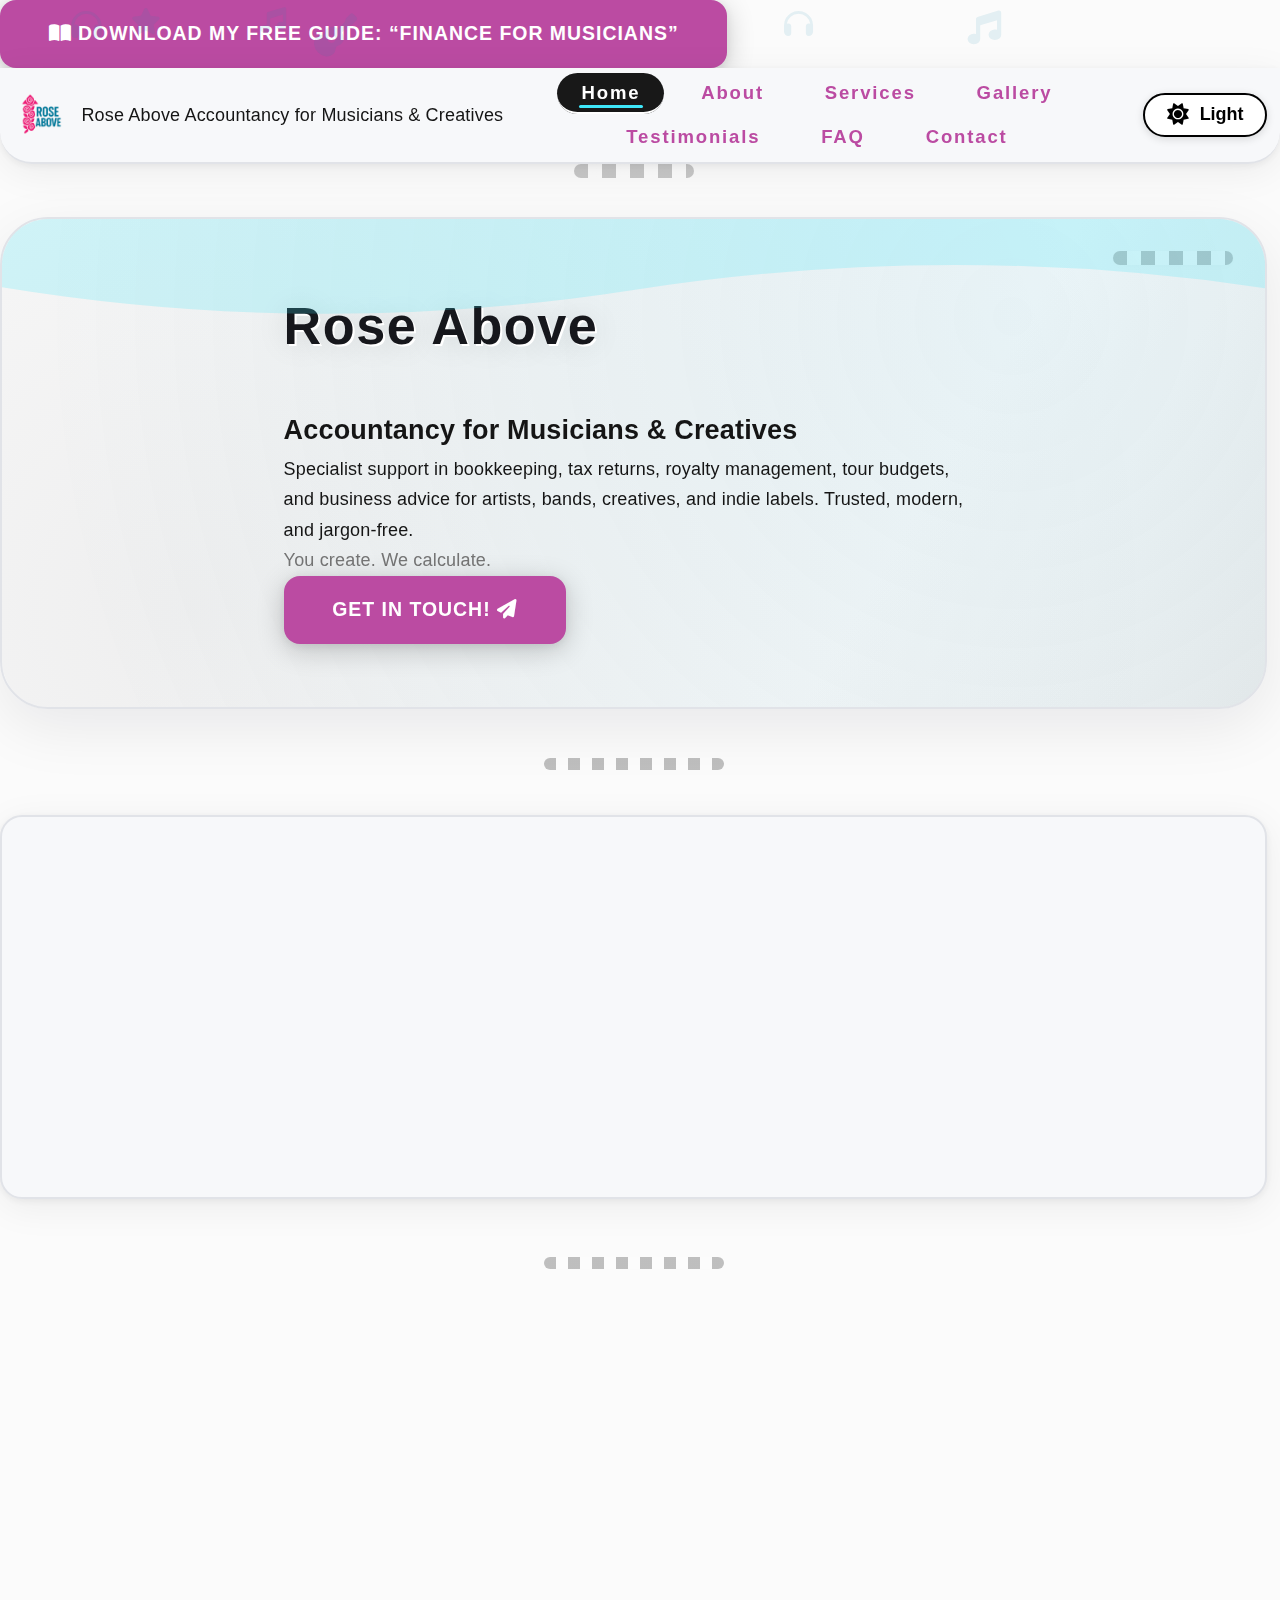
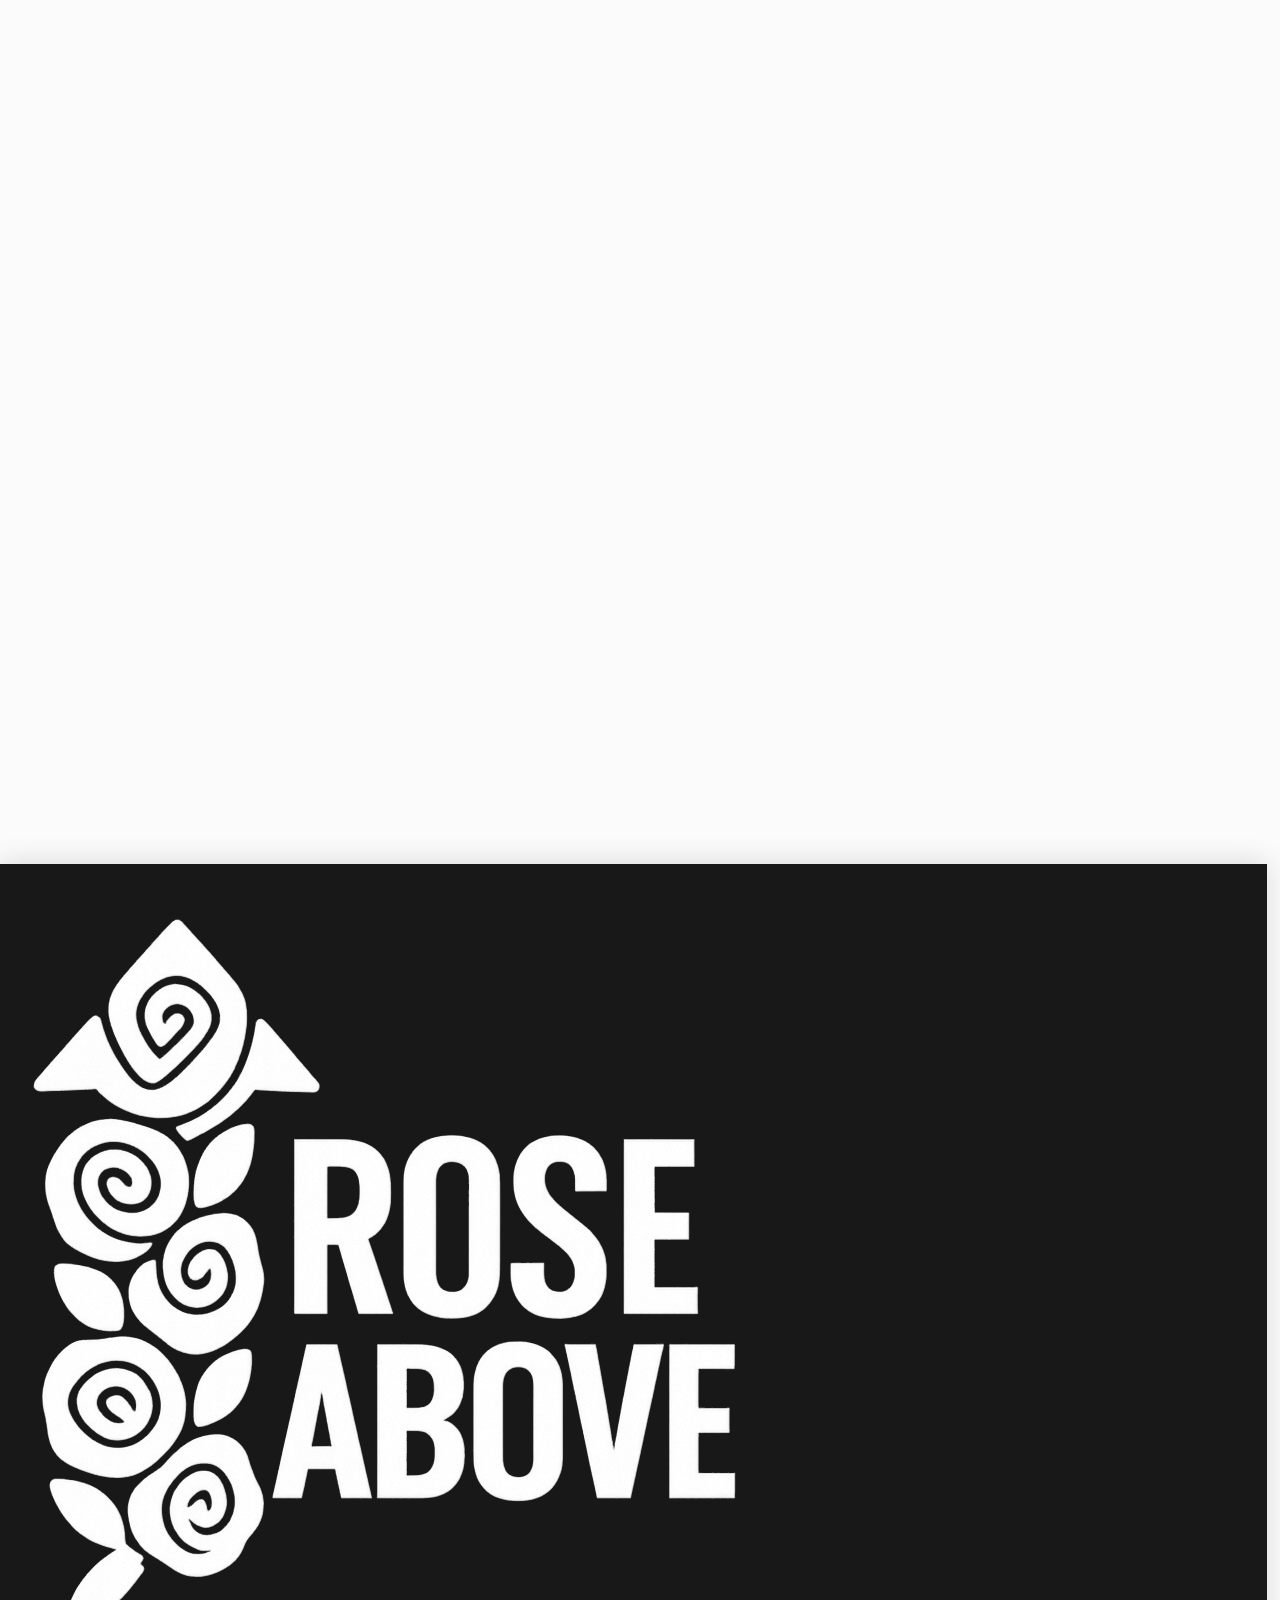
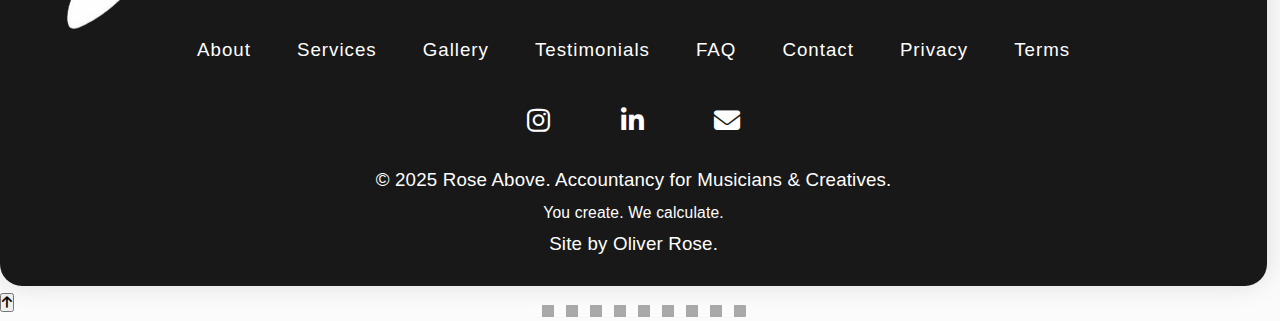
<file: index.html>
<!DOCTYPE html>
<html lang="en">
<head>
  <meta charset="UTF-8" />
  <meta http-equiv="X-UA-Compatible" content="IE=edge"/>
  <meta name="viewport" content="width=device-width, initial-scale=1.0" />
  <title>Rose Above | Accountancy for Musicians & Creatives | roseaboveaccountancy.co.uk</title>
  <meta name="description" content="Rose Above – Accountancy for musicians, creatives, and indie businesses. Bookkeeping, tax returns, tour budgets, and advice to help you rise above the rest.">
  <link rel="canonical" href="https://roseaboveaccountancy.co.uk/" />
  <meta name="author" content="Oliver Rose">
  <meta property="og:title" content="Rose Above | Accountancy for Musicians & Creatives">
  <meta property="og:description" content="Accountancy, tax, and business support for musicians, creatives, and indie businesses.">
  <meta property="og:image" content="https://roseaboveaccountancy.co.uk/images/Rose%20Above%20Logo.png">
  <meta property="og:url" content="https://roseaboveaccountancy.co.uk/">
  <meta name="twitter:card" content="summary_large_image">
  <link rel="manifest" href="manifest.json">
  <meta http-equiv="Content-Security-Policy" content="default-src 'self'; img-src 'self' https://placehold.co; style-src 'self' https://fonts.googleapis.com https://cdnjs.cloudflare.com; font-src 'self' https://fonts.gstatic.com https://cdnjs.cloudflare.com; script-src 'self'">
  <link rel="icon" sizes="32x32" href="images/Rose Above Logo - No Background.png">
  <link rel="icon" sizes="192x192" href="images/Rose Above Logo - No Background.png">
  <meta name="referrer" content="strict-origin-when-cross-origin">
  <link rel="icon" href="images/Rose Above Logo - No Background.png">
  <link rel="apple-touch-icon" sizes="180x180" href="images/Rose Above Logo - No Background.png">
  <link rel="stylesheet" href="css/style.css?v=20250611">
  <link rel="stylesheet" href="https://fonts.googleapis.com/css2?family=Montserrat:wght@400;700;900&family=Space+Grotesk:wght@500;700&display=swap">
  <link rel="stylesheet" href="https://cdnjs.cloudflare.com/ajax/libs/font-awesome/6.5.0/css/all.min.css">
  <script type='application/ld+json'>{"@context":"https://schema.org","@type":"Organization","name":"Rose Above Accountancy","url":"https://roseaboveaccountancy.co.uk/","logo":"https://roseaboveaccountancy.co.uk/images/Rose%20Above%20Logo.png","description":"Accountancy for Musicians & Creatives"}</script>
  <style>
    html { scroll-behavior: smooth; }
    body {
      background: linear-gradient(120deg, #fff 60%, #bb4ba210 100%);
      color: #181818;
      transition: background 0.25s, color 0.25s;
    }
    @media (prefers-color-scheme: dark) {
      body {
        background: linear-gradient(120deg, #191a1d 60%, #1a1022 100%);
        color: #f2f2f2;
      }
      .brand-logo, .gallery-btn, .carousel-btn {
        background: #23232b !important;
        color: #bb4ba2 !important;
        border-color: #3ee7fa44 !important;
      }
      .brand-title, .brand-tagline { color: #f2f2f2 !important; }
      .nav-link { color: #f2f2f2; }
      .nav-link.active, .nav-link:focus, .nav-link:hover {
        background: #3ee7fa33;
        color: #bb4ba2;
      }
      .card, #contact .card {
        background: #23232b !important;
        color: #e2e2e2;
      }
      #contact .card:last-child {
        background: linear-gradient(130deg, #3ee7fa22 40%, #bb4ba222 100%) !important;
        border-left: 4px solid #3ee7fa99 !important;
      }
      .gallery-caption, .testimonial-author, .section-title, .section-subtitle {
        color: #f2f2f2 !important;
      }
      .ska-divider { border-color: #3ee7fa33 !important; }
      .footer-links a, .footer-credit, .footer-links, .social-icons a {
        color: #e2e2e2 !important;
      }
      .badge {
        background: #bb4ba244 !important;
        color: #3ee7fa;
      }
      .disclaimer {
        background: #bb4ba211;
        color: #e0e0e0;
        border-left: 3px solid #3ee7fa;
      }
      .hero-content .text-muted, .hero-content span.text-muted {
        color: #ccc !important;
      }
      input, textarea {
        background: #23232b !important;
        color: #f2f2f2 !important;
        border-color: #3ee7fa66 !important;
      }
      input::placeholder, textarea::placeholder {
        color: #bbb !important;
      }
      /* Logo swaps for dark mode */
      .logo-darkmode {
        display: inline !important;
      }
      .logo-lightmode {
        display: none !important;
      }
      /* Contact icon to white in dark mode */
      .contact-icon {
        color: #fff !important;
      }
      /* Contact logo swap for dark mode */
      .contact-logo-light {
        display: none !important;
      }
      .contact-logo-dark {
        display: inline !important;
      }
    }
    .logo-darkmode { display: none !important; }
    .logo-lightmode { display: inline !important; }

    /* Contact logo: light mode (default) */
    .contact-logo-light {
      display: inline !important;
    }
    .contact-logo-dark {
      display: none !important;
    }

    .header-content {
      display: flex;
      align-items: center;
      justify-content: space-between;
      gap: 2em;
      padding: 0.7em 0 0.7em 0;
    }
    .site-brand {
      display: flex;
      align-items: center;
      gap: 0.9em;
    }
    /* --- Main logo at top: STRETCH TO FILL BANNER VERTICALLY --- */
    .main-logo-large {
      height: 100%;
      max-height: 110px;
      width: auto;
      max-width: 400px;
      display: block;
      margin-right: 0.8em;
      border-radius: 20px;
      box-shadow: 0 2px 14px #3ee7fa1a;
      background: none;
      align-self: stretch;
      object-fit: contain;
    }
    .header-content {
      min-height: 110px;
    }
    @media (max-width: 600px) {
      .main-logo-large {
        max-height: 70px;
        height: 100%;
        max-width: 220px;
      }
      .header-content {
        min-height: 70px;
      }
    }
    .brand-title-tagline { display: flex; flex-direction: column; line-height: 1.05; }
    .brand-title, .brand-tagline { display: none !important; }
    nav { flex: 1; display: flex; justify-content: flex-end; }
    nav ul {
      display: flex;
      align-items: center;
      gap: 1.5em;
      padding: 0;
      margin: 0;
      list-style: none;
    }
    nav ul li { position: relative; }
    .nav-link {
      font-family: Montserrat, sans-serif;
      font-weight: 600;
      font-size: 1.08em;
      color: #181818;
      text-decoration: none;
      padding: 0.3em 0.7em;
      border-radius: 0.4em;
      transition: background 0.15s, color 0.15s;
    }
    .nav-link.active,
    .nav-link:focus,
    .nav-link:hover {
      background: #3ee7fa22;
      color: #bb4ba2;
    }
    #backToTop {
      display: none;
      position: fixed;
      bottom: 24px;
      right: 24px;
      z-index: 900;
      background: var(--accent, #3ee7fa);
      color: #fff;
      border: none;
      border-radius: 50%;
      width: 48px;
      height: 48px;
      box-shadow: 0 2px 8px #0002;
      cursor: pointer;
      font-size: 1.8rem;
      transition: opacity 0.2s, background 0.2s, color 0.2s;
      opacity: 0.7;
      align-items: center;
      justify-content: center;
      display: flex;
    }
    #backToTop:hover {
      opacity: 1;
      background: #bb4ba2;
      color: #fff;
    }
    /* --- Gallery/Carousel Arrows --- */
    .gallery-btn, .carousel-btn {
      background: #fff;
      border: none;
      border-radius: 50%;
      width: 44px;
      height: 44px;
      font-size: 1.55em;
      color: #bb4ba2;
      box-shadow: 0 2px 8px #3ee7fa22;
      transition: background 0.18s, color 0.18s;
      display: flex;
      align-items: center;
      justify-content: center;
      margin: 0 0.6em;
    }
    .gallery-btn:hover, .carousel-btn:hover {
      background: #3ee7fa;
      color: #fff;
    }
    #contact .cards-container {
      display: flex;
      gap: 2em;
      margin-top: 1.2em;
      align-items: stretch;
      flex-wrap: wrap;
      justify-content: center;
    }
    #contact .card {
      background: #fff;
      border-radius: 1.1em;
      box-shadow: 0 2px 12px #3ee7fa13;
      padding: 2.2em 1.6em;
      min-width: 260px;
      flex: 1 1 320px;
      display: flex;
      flex-direction: column;
      justify-content: center;
      align-items: flex-start;
      transition: background 0.2s, color 0.2s;
    }
    #contact .card:last-child {
      align-items: center;
      justify-content: center;
      text-align: center;
      background: linear-gradient(130deg, #3ee7fa11 40%, #bb4ba211 100%);
      border-left: 4px solid #3ee7fa55;
      min-width: 280px;
    }
    @media (max-width: 900px) {
      #contact .cards-container {
        flex-direction: column;
        gap: 1.3em;
      }
      #contact .card, #contact .card:last-child {
        width: 100%;
        min-width: unset;
        border-left: none;
        border-top: 4px solid #3ee7fa55;
      }
    }
    .scroll-indicator {
      position: absolute;
      left: 50%;
      bottom: 32px;
      transform: translateX(-50%);
      z-index: 10;
      animation: bounce 2s infinite;
      font-size: 2.1rem;
      color: var(--accent, #3ee7fa);
      opacity: 0.7;
      cursor: pointer;
    }
    @keyframes bounce {
      0%, 100% { transform: translateX(-50%) translateY(0);}
      50% { transform: translateX(-50%) translateY(10px);}
    }
    .scroll-fade-in { opacity: 0; transform: translateY(20px); transition: opacity 0.8s, transform 0.8s;}
    .scroll-fade-in.visible { opacity: 1; transform: none;}
    .social-icons a:hover { animation: pulse 0.7s;}
    @keyframes pulse { 0%{transform:scale(1);} 50%{transform:scale(1.12);} 100%{transform:scale(1);} }
    .disclaimer {
      font-size: 0.93em;
      margin-top: 1.2em;
      color: #6a6a6a;
      background: #3ee7fa15;
      border-left: 3px solid #bb4ba2;
      padding: 0.7em 1em;
      border-radius: 0.5em;
      max-width: 480px;
      transition: background 0.2s, color 0.2s, border-color 0.2s;
    }
    .hero-intro {
      font-size: 1.12em;
      margin: 1.1em 0 0.7em 0;
      max-width: 520px;
      color: #222;
    }
    .footer-credit {
      margin-top: 1.2em;
      color: #888;
      font-size: 0.95em;
    }
    .btn, .hero-btn {
      transition: background 0.18s, color 0.18s, box-shadow 0.18s;
      outline: none;
      border: none;
      cursor: pointer;
      border-radius: .5em;
      padding: 0.7em 1.4em;
      font-family: Montserrat, sans-serif;
      font-weight: 700;
      background: #bb4ba2;
      color: #fff;
      box-shadow: 0 2px 8px #bb4ba22a;
      font-size: 1.06em;
      margin-top: 0.8em;
      display: inline-flex;
      align-items: center;
      gap: 0.6em;
    }
    .btn:focus, .hero-btn:focus {
      box-shadow: 0 0 0 3px #3ee7fa77;
    }
    .text-muted {
      color: #888 !important;
      transition: color 0.2s;
    }
    @media (prefers-color-scheme: dark) {
      .text-muted {
        color: #b0b0b0 !important;
      }
    }
    /* --- Custom improvements for logo placements and sizes --- */
    /* About Rose Above logo: perfectly circular and not squished */
    .about-logo-img {
      width: 70px !important;
      height: 70px !important;
      object-fit: contain !important;
      border-radius: 50% !important;
      box-shadow: 0 2px 12px #bb4ba233;
      position: absolute;
      top: -20px;
      left: -20px;
      z-index: 2;
      background: none;
    }
    @media (max-width: 600px) {
      .about-logo-img {
        width: 45px !important;
        height: 45px !important;
        top: -11px;
        left: -11px;
      }
    }
    /* Contact envelope icon sizing and color */
    .contact-icon {
      font-size: 3.2rem !important;
      margin-bottom: 1em;
      color: #181818;
      transition: color 0.18s;
    }
    @media (max-width: 600px) {
      .contact-icon {
        font-size: 2.2rem !important;
      }
    }
    /* Contact logo: ensure size and spacing matches original intent */
    #contact .card:last-child picture,
    #contact .card:last-child img {
      height: 120px !important;
      width: auto !important;
      margin: 0 auto 1.6em auto !important;
      display: block !important;
    }
    @media (max-width: 600px) {
      #contact .card:last-child picture,
      #contact .card:last-child img {
        height: 78px !important;
      }
    }
    /* Footer logo: REMOVE SHADOW */
    .footer-main-logo {
      height: 120px;
      width: auto;
      max-width: 400px;
      display: block;
      margin: 0 auto 2em auto;
      border-radius: 20px;
      /* box-shadow: 0 2px 14px #3ee7fa1a;  REMOVED */
      box-shadow: none !important;
      filter: grayscale(0) opacity(1);
      background: none;
    }
    @media (max-width: 600px) {
      .footer-main-logo {
        height: 78px;
        max-width: 220px;
      }
    }
    /* Hide unused logo images */
    .brand-title, .brand-tagline, .brand-logo {
      display: none !important;
    }
    .hero-content picture { display: none !important; }
    .stats-row .stat picture,
    .stats-row .stat img {
      display: none !important;
    }
    .card .service-icon picture,
    .card .service-icon img {
      display: none !important;
    }
    .testimonial-carousel > picture,
    .testimonial-carousel > img,
    .carousel-item .service-icon picture,
    .carousel-item .service-icon img {
      display: none !important;
    }
  </style>
</head>
<body>
  <a href="#mainContent" class="skip-link">Skip to main content</a>
  <svg class="background-svg" aria-hidden="true" focusable="false">
    <defs>
      <linearGradient id="bg-ska" x1="0" y1="0" x2="1" y2="1">
        <stop offset="0%" stop-color="#3ee7fa" />
        <stop offset="100%" stop-color="#fff" />
      </linearGradient>
    </defs>
    <circle cx="80%" cy="120" r="180" fill="url(#bg-ska)" opacity="0.11">
      <animate attributeName="cy" values="120;160;120" dur="8s" repeatCount="indefinite" />
    </circle>
    <rect x="0" y="0" width="100%" height="100%" fill="none"/>
  </svg>
  <div class="texture-overlay"></div>
  <div id="floating-notes"></div>
  <div class="free-guide-banner" style="text-align:center;background:var(--bg-accent);padding:1.2em 0;box-shadow:0 2px 12px #0001; position:relative;">
    <a href="free-guide.pdf" class="btn" style="font-size:1.1rem;" download>
      <i class="fa-solid fa-book-open"></i> Download My Free Guide: “Finance for Musicians”
    </a>
  </div>
  <!-- Header -->
  <header>
    <div class="header-content">
      <div class="site-brand">
        <picture style="height:100%;">
          <source srcset="images/Rose Above Logo - White.png" media="(prefers-color-scheme: dark)">
          <img src="images/Rose Above Logo - No Background.png" alt="Rose Above Logo" class="main-logo-large logo-lightmode">
        </picture>
        <span class="brand-title-tagline">
          <span class="brand-title">Rose Above</span>
          <span class="brand-tagline">Accountancy for Musicians & Creatives</span>
        </span>
      </div>
      <nav aria-label="Main navigation" class="main-nav">
        <ul>
          <li><a href="#hero" class="nav-link active" aria-current="page">Home</a></li>
          <li><a href="#about" class="nav-link">About</a></li>
          <li><a href="#services" class="nav-link">Services</a></li>
          <li><a href="#gallery" class="nav-link">Gallery</a></li>
          <li><a href="#testimonials" class="nav-link">Testimonials</a></li>
          <li><a href="#faq" class="nav-link">FAQ</a></li>
          <li><a href="#contact" class="nav-link">Contact</a></li>
        </ul>
      </nav>
      <div class="header-controls">
        <button id="themeToggleBtn" class="theme-toggle" aria-label="Toggle dark or light mode">
          <span class="theme-toggle-icon"><i class="fa-solid fa-moon"></i></span>
          <span class="theme-toggle-text">Dark</span>
        </button>
        <button class="hamburger" aria-label="Open navigation menu" aria-expanded="false">
          <span></span><span></span><span></span>
        </button>
      </div>
    </div>
  </header>
  <main id="mainContent" class="main-container" tabindex="-1">
    <div class="ska-accent"></div>
    <!-- HERO -->
    <section class="hero-section" id="hero" style="position:relative;">
      <div class="hero-bg-float"></div>
      <div class="hero-accent ska-accent"></div>
      <div class="hero-content scroll-fade-in">
        <h1 class="hero-title">Rose Above</h1>
        <h2 class="hero-tagline">Accountancy for Musicians & Creatives</h2>
        <p style="margin-top:0.7em;font-size:1.05em;max-width:500px;">Specialist support in bookkeeping, tax returns, royalty management, tour budgets, and business advice for artists, bands, creatives, and indie labels. Trusted, modern, and jargon-free.<br>
          <span class="text-muted">You create. We calculate.</span>
        </p>
        <a href="#contact" class="hero-btn">
          Get in touch! <i class="fa-solid fa-paper-plane"></i>
        </a>
      </div>
      <div class="hero-wave">
        <svg viewBox="0 0 1440 140" fill="none" xmlns="http://www.w3.org/2000/svg" preserveAspectRatio="none" aria-hidden="true" focusable="false">
          <path d="M0,80 Q360,140 720,80T1440,80V0H0Z" fill="#3ee7fa" opacity="0.21">
            <animate attributeName="d" dur="8s" repeatCount="indefinite"
              values="M0,80 Q360,140 720,80T1440,80V0H0Z; M0,60 Q360,100 720,120T1440,80V0H0Z; M0,80 Q360,140 720,80T1440,80V0H0Z" />
          </path>
        </svg>
      </div>
    </section>
    <div class="ska-divider"></div>
    <!-- IMPACT STATS (animated) -->
    <section>
      <div class="stats-row scroll-fade-in">
        <div class="stat">
          <div class="stat-label">Creatives Supported</div>
          <span class="stat-number" data-target="100">0</span><span class="stat-plus">+</span>
        </div>
        <div class="stat">
          <div class="stat-label">Years Experience</div>
          <span class="stat-number" data-target="4">0</span><span class="stat-plus">+</span>
        </div>
      </div>
    </section>
    <div class="ska-divider"></div>
    <!-- ABOUT -->
<!-- ABOUT -->
<section id="about" class="about-section scroll-fade-in">
  <div class="about-grid">
    <div class="about-profile-img-container">
      <div class="about-profile-img-wrapper">
        <img src="images/oliver-profile.png" alt="Oliver Rose" class="about-profile-img" loading="lazy" />
        <!-- Theme-aware overlay logo, fills overlay circle, background matches theme -->
        <span class="about-overlay-logo-circle">
          <img src="images/Rose Above Logo - Black1.png" alt="Rose Above Logo" class="about-overlay-logo about-overlay-logo-light" draggable="false" />
          <img src="images/Rose Above Logo - White1.png" alt="Rose Above Logo" class="about-overlay-logo about-overlay-logo-dark" draggable="false" />
        </span>
      </div>
    </div>
    <div class="about-text-group">
      <span class="section-subtitle">Who I Am</span>
      <h2 class="section-title">About Rose Above</h2>
      <span class="badge">ICAEW ACA Part-Qualified</span>
      <p>
        <strong>Accountancy for musicians, indie labels, creatives, and ambitious entrepreneurs.</strong>
        <br>Hi! I'm Oliver Rose, ICAEW ACA part-qualified accountant. With four years of finance experience and a lifelong passion for music, I founded Rose Above to help independent artists, bands, managers, and labels get clarity on their finances, grow sustainably, and stay focused on what they do best: making great music.<br>
        I offer clarity, confidence, and practical support for your unique journey, from everyday tax to big tours.
      </p>
      <div class="about-icons">
        <i class="fa-solid fa-music"></i>
        <i class="fa-solid fa-guitar"></i>
        <i class="fa-solid fa-headphones"></i>
        <i class="fa-solid fa-microphone"></i>
        <i class="fa-solid fa-wave-square"></i>
      </div>
    </div>
  </div>
</section>
    <div class="ska-divider"></div>
    <!-- SERVICES -->
    <section id="services" class="scroll-fade-in">
      <span class="section-subtitle">How I Can Help</span>
      <h2 class="section-title">Services</h2>
      <div class="cards-container">
        <div class="card scroll-fade-in">
          <span class="service-icon"></span>
          <h3>Bookkeeping & Tax Returns</h3>
          <p>Stress-free accounts and tax return preparation, maximising deductions, and managing deadlines.</p>
        </div>
        <div class="card scroll-fade-in">
          <span class="service-icon"><i class="fa-solid fa-chart-line"></i></span>
          <h3>Tour & Project Budgets & Forecasts</h3>
          <p>Detailed budgeting and forecasts for music tours and creative projects—keep your plans on track and your finances in control.</p>
        </div>
        <div class="card scroll-fade-in">
          <span class="service-icon"><i class="fa-solid fa-lightbulb"></i></span>
          <h3>Business Advice</h3>
          <p>Band agreements, label setup, contracts, and practical support for creative businesses at every stage.</p>
        </div>
        <div class="card scroll-fade-in">
          <span class="service-icon"><i class="fa-solid fa-coins"></i></span>
          <h3>Royalty & Income Tracking</h3>
          <p>Bespoke, clear reports, combining all of your income streams—royalties, merch, sync, and more.</p>
        </div>
        <div class="card scroll-fade-in">
          <span class="service-icon"><i class="fa-solid fa-comments"></i></span>
          <h3>“Ask Me Anything” Sessions</h3>
          <p>Transparent, jargon-free answers to your questions—big or small. One-off or ongoing.</p>
        </div>
      </div>
      <div class="disclaimer">
        All services provided as a part-qualified accountant (ICAEW ACA). Fully insured.
      </div>
    </section>
    <div class="ska-divider"></div>
    <!-- GALLERY / SLIDESHOW SECTION -->
    <section id="gallery" class="scroll-fade-in" style="position:relative;">
      <span class="section-subtitle">Gallery</span>
      <h2 class="section-title">Moments & Memories</h2>
      <!-- LOGO WATERMARK -->
      <picture>
        <source srcset="images/Rose Above Logo - White.png" media="(prefers-color-scheme: dark)">
        <img src="images/Rose Above Logo - Black.png" alt="Rose Above Logo Watermark" style="position:absolute;right:2vw;top:2vw;opacity:0.06;height:40px;width:auto;pointer-events:none;z-index:1;" class="logo-lightmode">
      </picture>
      <div class="gallery-slideshow">
        <button class="gallery-btn prev" aria-label="Previous image"><i class="fa-solid fa-arrow-left"></i></button>
        <div class="gallery-track">
          <div class="gallery-slide active">
            <img src="images/Playing festival.jpg" alt="Oliver Rose playing at a festival" loading="lazy" style="border-radius:0.8em;">
            <div class="gallery-caption">Playing a festival with my old band!</div>
          </div>
          <div class="gallery-slide">
            <div class="img-placeholder" style="width:600px;height:400px;background:#eee;border-radius:0.8em;position:absolute;z-index:1;left:0;top:0;"></div>
            <img src="images/Playing gig.jpg" alt="Oliver Rose playing a gig" loading="lazy" style="border-radius:0.8em;position:relative;z-index:2;">
            <div class="gallery-caption">Another gig...</div>
          </div>
          <div class="gallery-slide">
            <img src="https://placehold.co/600x400?text=Photo+3" alt="Placeholder stage photo" loading="lazy" style="border-radius:0.8em;">
            <div class="gallery-caption">Behind the scenes #3</div>
          </div>
        </div>
        <button class="gallery-btn next" aria-label="Next image"><i class="fa-solid fa-arrow-right"></i></button>
      </div>
      <div class="gallery-dots" aria-label="Gallery navigation">
        <span class="gallery-dot active" tabindex="0" aria-label="Go to image 1"></span>
        <span class="gallery-dot" tabindex="0" aria-label="Go to image 2"></span>
        <span class="gallery-dot" tabindex="0" aria-label="Go to image 3"></span>
      </div>
    </section>
    <div class="ska-divider"></div>
    <!-- TESTIMONIALS - CAROUSEL -->
    <section id="testimonials" class="fade-in section-band scroll-fade-in">
      <span class="section-subtitle">What Clients Say</span>
      <h2 class="section-title">Testimonials</h2>
      <div class="testimonial-carousel" aria-label="Client Testimonials" tabindex="0">
        <button class="carousel-btn prev" aria-label="Previous testimonial"><i class="fa-solid fa-arrow-left"></i></button>
        <div class="carousel-track">
          <div class="carousel-item active" tabindex="0" aria-live="polite">
            <p>“Rose Above gave me clarity and confidence about my music finances. Highly recommended!”</p>
            <span class="testimonial-author">– Singer/Songwriter</span>
          </div>
          <div class="carousel-item" tabindex="0">
            <span class="service-icon"><i class="fa-solid fa-thumbs-up"></i></span>
            <p>“Professional, responsive, and knows the music business.”</p>
            <span class="testimonial-author">– Indie Label Owner</span>
          </div>
          <div class="carousel-item" tabindex="0">
            <span class="service-icon"><i class="fa-solid fa-star"></i></span>
            <p>“My tax return was pain free and I got organised for my next tour.”</p>
            <span class="testimonial-author">– Touring Musician</span>
          </div>
          <div class="carousel-item" tabindex="0">
            <p>Want to leave a testimonial? <a href="#contact">Get in touch!</a></p>
          </div>
        </div>
        <button class="carousel-btn next" aria-label="Next testimonial"><i class="fa-solid fa-arrow-right"></i></button>
      </div>
      <div class="carousel-dots" aria-label="Testimonial carousel navigation">
        <span class="carousel-dot active" tabindex="0" aria-label="Go to testimonial 1"></span>
        <span class="carousel-dot" tabindex="0" aria-label="Go to testimonial 2"></span>
        <span class="carousel-dot" tabindex="0" aria-label="Go to testimonial 3"></span>
        <span class="carousel-dot" tabindex="0" aria-label="Go to testimonial 4"></span>
      </div>
    </section>
    <div class="ska-divider"></div>
    <!-- FAQ -->
    <section id="faq" class="faq-section scroll-fade-in">
      <span class="section-subtitle">FAQ</span>
      <h2 class="section-title">Frequently Asked Questions</h2>
      <div class="faq-list">
        <div class="faq-item">
          <button class="faq-question" type="button" aria-expanded="false">Do you only work with musicians and creatives?</button>
          <div class="faq-answer">
            <p>That's my specialty! But I also help indie businesses, freelancers, and anyone who loves a creative approach to finance.</p>
          </div>
        </div>
        <div class="faq-item">
          <button class="faq-question" type="button" aria-expanded="false">Can you help remotely or internationally?</button>
          <div class="faq-answer">
            <p>Absolutely. Most work is done virtually, and I can help wherever you are in the world, as long as you need UK finance/tax support.</p>
          </div>
        </div>
        <div class="faq-item">
          <button class="faq-question" type="button" aria-expanded="false">How does your pricing work?</button>
          <div class="faq-answer">
            <p>I offer clear, up-front pricing for all services. Everything is agreed together before any work starts, so there are no surprises.</p>
          </div>
        </div>
        <div class="faq-item">
          <button class="faq-question" type="button" aria-expanded="false">What if I just have a quick question?</button>
          <div class="faq-answer">
            <p>Feel free to get in touch! I offer “Ask Me Anything” sessions for one-off advice, and there’s never any hard sell.</p>
          </div>
        </div>
      </div>
    </section>
    <div class="ska-divider"></div>
<!-- CONTACT (improved layout) -->
<section id="contact" class="scroll-fade-in">
  <span class="section-subtitle">Let’s Talk</span>
  <h2 class="section-title">Contact</h2>
  <div class="cards-container">
    <div class="card" style="flex:1.5;">
      <form 
        id="contactForm" 
        action="https://formspree.io/f/mjkrllva" 
        method="POST" 
        autocomplete="off" 
        novalidate 
        onsubmit="setTimeout(() => { this.reset(); document.getElementById('form-success').style.display = 'block'; }, 300);"
      >
        <label for="contactName">Name</label>
        <input id="contactName" name="name" type="text" placeholder="Your Name" required>

        <label for="contactEmail" style="margin-top:0.7em;">Email</label>
        <input id="contactEmail" name="email" type="email" placeholder="you@email.com" required>

        <label for="contactMessage" style="margin-top:0.7em;">How can I help?</label>
        <textarea id="contactMessage" name="message" placeholder="Tell me about your project or question" rows="4" required></textarea>

        <button type="submit" class="btn">Send Message <i class="fa-solid fa-paper-plane"></i></button>

        <div id="form-success" style="display:none;color:var(--accent-hover);margin-top:1em;font-weight:600;" aria-live="polite">
          Thank you! I'll be in touch soon.
        </div>
      </form>
    </div>

    <div class="card" style="flex:1;align-items:center;justify-content:center;text-align:center;">
      <img
        id="contactLogo"
        src="images/Rose Above Logo - Black.png"
        alt="Rose Above Logo Contact"
        class="contact-card-logo"
        style="display:block;margin:0 auto 1.6em auto;">
      <div class="contact-icon"><i class="fa-solid fa-envelope"></i></div>
      <p style="margin:0 0 0.6em 0;">Or email me directly:</p>
      <a href="mailto:oli@roseaboveaccountancy.co.uk" style="font-size:1.13rem;color:#181818;font-weight:700;">oli@roseaboveaccountancy.co.uk</a>
      <div style="margin-top:1.5em;color:var(--text-muted);font-size:0.97em;">Response within 48 hours.</div>
      <div style="margin-top:2em;">
        <div style="font-size:1.2em;font-weight:600;">Follow me:</div>
        <div class="social-icons" style="margin-top:0.4em;">
          <a href="https://instagram.com/roseaboveaccountancy" aria-label="Instagram" target="_blank" rel="noopener"><i class="fab fa-instagram"></i></a>
          <a href="https://linkedin.com/in/YOURHANDLE" aria-label="LinkedIn" target="_blank" rel="noopener"><i class="fab fa-linkedin-in"></i></a>
          <a href="mailto:oli@roseaboveaccountancy.co.uk" aria-label="Email"><i class="fa-solid fa-envelope"></i></a>
        </div>
      </div>
    </div>
  </div>
</section>
<footer class="site-footer">
      <!-- BIG WHITE LOGO IN FOOTER ALWAYS -->
      <picture>
        <img src="images/Rose Above Logo - White.png" alt="Rose Above Logo Footer" class="footer-main-logo">
      </picture>
      <div class="footer-links">
        <a href="#about">About</a>
        <a href="#services">Services</a>
        <a href="#gallery">Gallery</a>
        <a href="#testimonials">Testimonials</a>
        <a href="#faq">FAQ</a>
        <a href="#contact">Contact</a>
        <a href="privacy.html">Privacy</a>
        <a href="terms.html">Terms</a>
      </div>
      <div class="social-icons">
        <a href="https://instagram.com/roseaboveaccountancy" aria-label="Instagram" target="_blank" rel="noopener"><i class="fab fa-instagram"></i></a>
        <a href="https://linkedin.com/in/YOURHANDLE" aria-label="LinkedIn" target="_blank" rel="noopener"><i class="fab fa-linkedin-in"></i></a>
        <a href="mailto:oli@roseaboveaccountancy.co.uk" aria-label="Email"><i class="fa-solid fa-envelope"></i></a>
      </div>
      <div style="margin-top:0.7em;">
        &copy; 2025 Rose Above. Accountancy for Musicians & Creatives.<br>
        <small>You create. We calculate.</small>
      </div>
      <div class="footer-credit">
        Site by Oliver Rose.
      </div>
    </div>
  </footer>
  <button id="backToTop" aria-label="Back to top"><i class="fa-solid fa-arrow-up"></i></button>
  <script src="js/main.js?v=20250611" defer></script>
  <script>
    // Fade-in scroll animations
    document.addEventListener('DOMContentLoaded', function() {
      function revealOnScroll() {
        document.querySelectorAll('.scroll-fade-in').forEach(el => {
          const rect = el.getBoundingClientRect();
          if (rect.top < window.innerHeight - 60) {
            el.classList.add('visible');
          }
        });
      }
      revealOnScroll();
      window.addEventListener('scroll', revealOnScroll);

      // Animated stats
      document.querySelectorAll('.stat-number').forEach(el => {
        let started = false;
        let final = parseInt(el.getAttribute('data-target'), 10);
        let plus = el.parentElement.querySelector('.stat-plus');
        function animate() {
          if (!started && el.getBoundingClientRect().top < window.innerHeight) {
            started = true;
            let count = 0;
            let step = Math.ceil(final / 42);
            let interval = setInterval(() => {
              count += step;
              if (count >= final) {
                el.textContent = final;
                if (plus) plus.style.opacity = '1';
                clearInterval(interval);
              } else {
                el.textContent = count;
                if (plus) plus.style.opacity = '0.5';
              }
            }, 30);
          }
        }
        window.addEventListener('scroll', animate);
        animate();
      });

      // Back to Top button
      const backToTop = document.getElementById('backToTop');
      window.addEventListener('scroll', () => {
        if (window.scrollY > 350) {
          backToTop.style.display = 'flex';
        } else {
          backToTop.style.display = 'none';
        }
      });
      backToTop.addEventListener('click', () => {
        window.scrollTo({ top: 0, behavior: 'smooth' });
      });
    });
  </script>
</body>
</html>
</file>
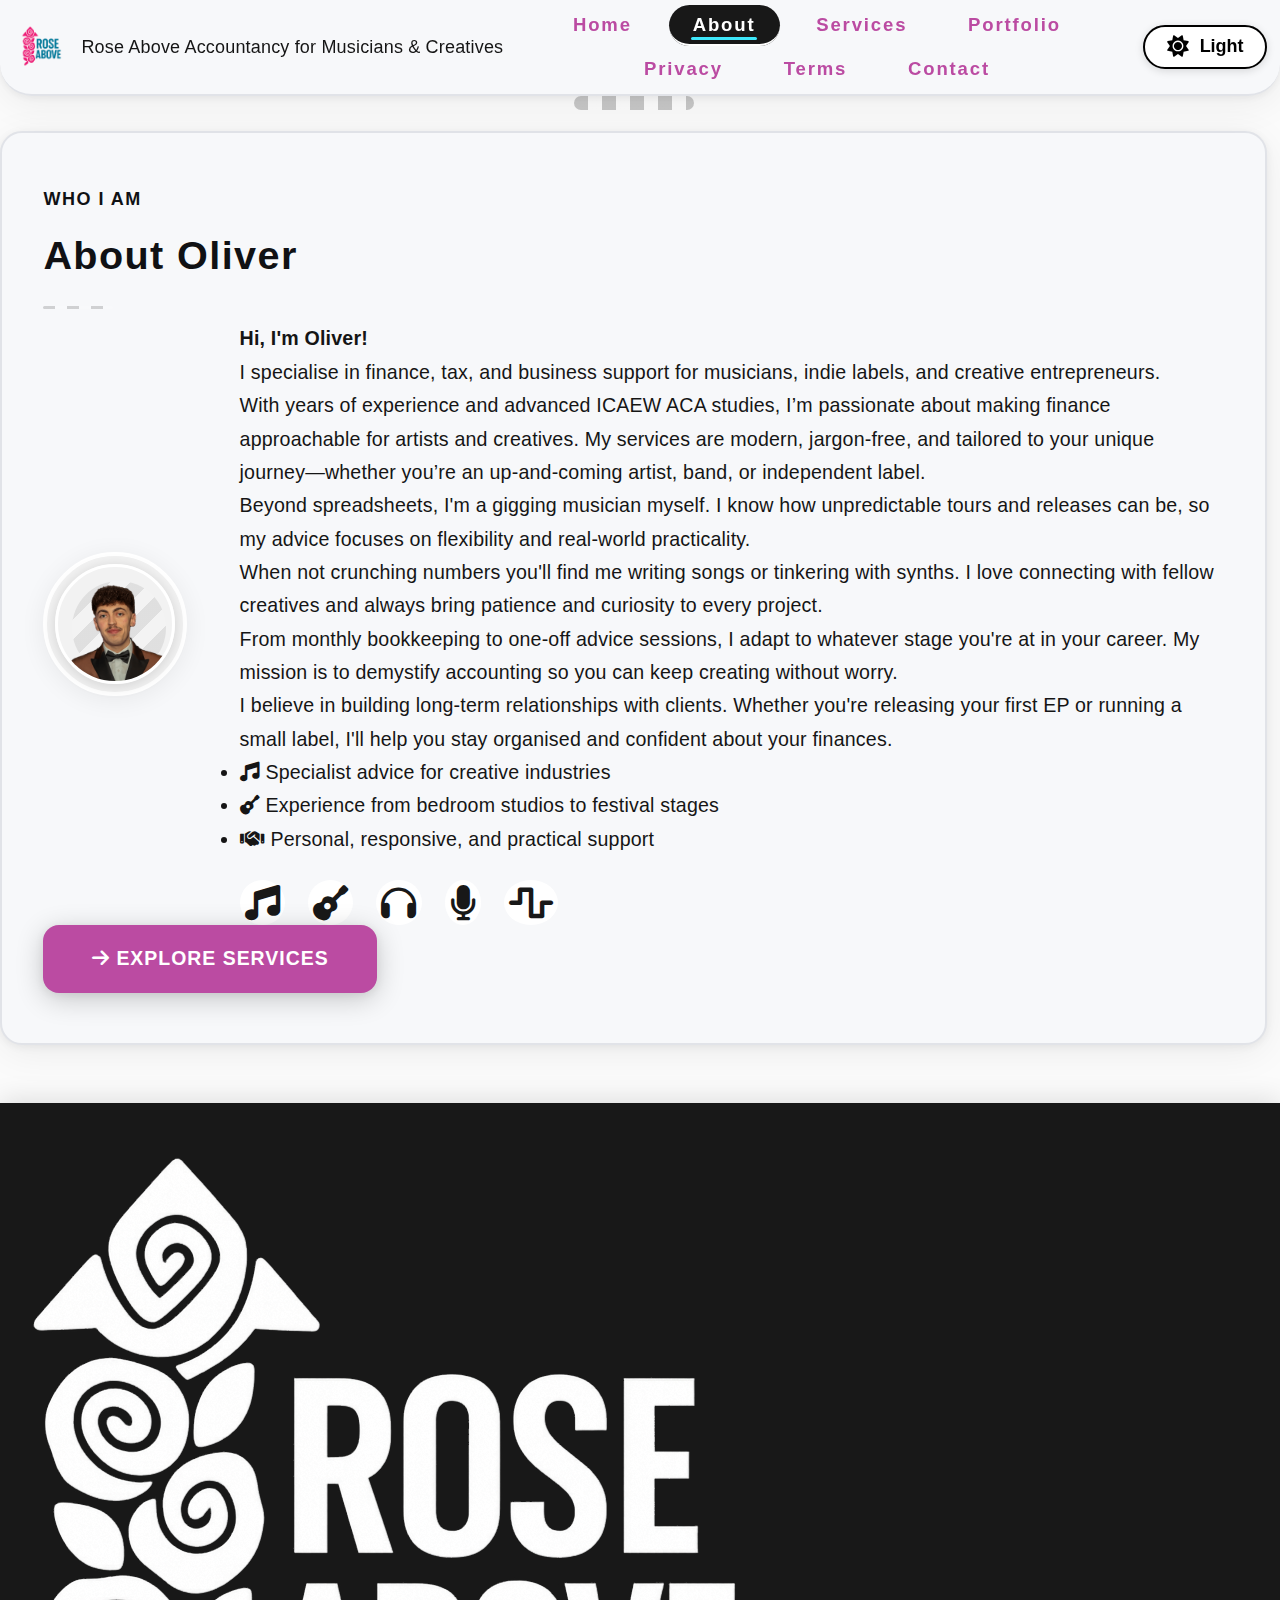
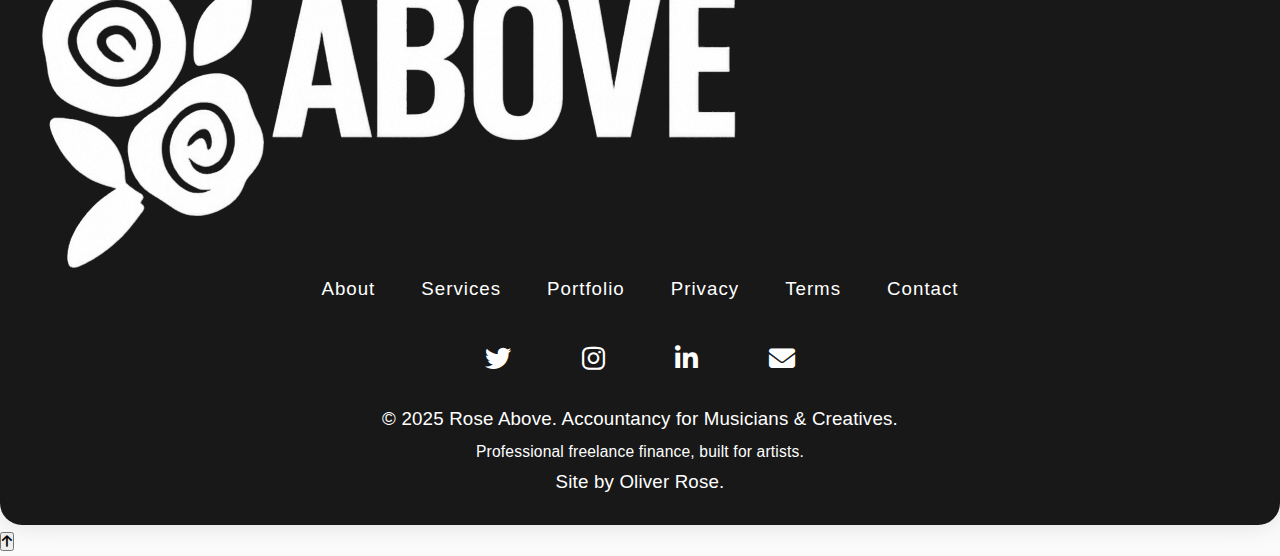
<file: about.html>
<!DOCTYPE html>
<html lang="en">
<head>
  <meta charset="UTF-8" />
  <meta http-equiv="X-UA-Compatible" content="IE=edge"/>
  <meta name="viewport" content="width=device-width, initial-scale=1.0" />
  <title>About | Rose Above Accountancy</title>
  <meta name="description" content="About Oliver Rose – finance and business support for musicians and creatives." />
  <link rel="canonical" href="https://roseaboveaccountancy.co.uk/about.html" />
  <meta name="author" content="Oliver Rose">
  <meta property="og:title" content="About | Rose Above Accountancy">
  <meta property="og:description" content="About Oliver Rose – finance and business support for musicians and creatives.">
  <meta property="og:image" content="https://roseaboveaccountancy.co.uk/images/Rose%20Above%20Logo.png">
  <meta property="og:url" content="https://roseaboveaccountancy.co.uk/about.html">
  <meta name="twitter:card" content="summary_large_image">
  <link rel="manifest" href="manifest.json">
  <meta http-equiv="Content-Security-Policy" content="default-src 'self'; img-src 'self' https://placehold.co; style-src 'self' https://fonts.googleapis.com https://cdnjs.cloudflare.com; font-src 'self' https://fonts.gstatic.com https://cdnjs.cloudflare.com; script-src 'self'">
  <link rel="icon" sizes="32x32" href="images/Rose Above Logo - No Background.png">
  <link rel="icon" sizes="192x192" href="images/Rose Above Logo - No Background.png">
  <meta name="referrer" content="strict-origin-when-cross-origin">
  <link rel="icon" href="images/Rose Above Logo - No Background.png">
  <link rel="apple-touch-icon" sizes="180x180" href="images/Rose Above Logo - No Background.png">
  <link rel="stylesheet" href="css/style.css?v=20250611">
  <link rel="stylesheet" href="https://fonts.googleapis.com/css2?family=Montserrat:wght@400;700;900&family=Space+Grotesk:wght@500;700&display=swap">
  <link rel="stylesheet" href="https://cdnjs.cloudflare.com/ajax/libs/font-awesome/6.5.0/css/all.min.css">
</head>
<body>
  <a href="#mainContent" class="skip-link">Skip to main content</a>
<header>
    <div class="header-content">
      <div class="site-brand">
        <picture style="height:100%;">
          <source srcset="images/Rose Above Logo - White.png" media="(prefers-color-scheme: dark)">
          <img src="images/Rose Above Logo - No Background.png" alt="Rose Above Logo" class="main-logo-large logo-lightmode">
        </picture>
        <span class="brand-title-tagline">
          <span class="brand-title">Rose Above</span>
          <span class="brand-tagline">Accountancy for Musicians & Creatives</span>
        </span>
      </div>
      <nav aria-label="Main navigation" class="main-nav">
        <ul>
          <li><a href="index.html" class="nav-link">Home</a></li>
          <li><a href="about.html" class="nav-link active" aria-current="page">About</a></li>
          <li><a href="services.html" class="nav-link">Services</a></li>
          <li><a href="portfolio.html" class="nav-link">Portfolio</a></li>
          <li><a href="privacy.html" class="nav-link">Privacy</a></li>
          <li><a href="terms.html" class="nav-link">Terms</a></li>
          <li><a href="contact.html" class="nav-link">Contact</a></li>
        </ul>
      </nav>
      <div class="header-controls">
        <button id="themeToggleBtn" class="theme-toggle" aria-label="Toggle dark or light mode">
          <span class="theme-toggle-icon"><i class="fa-solid fa-moon"></i></span>
          <span class="theme-toggle-text">Dark</span>
        </button>
        <button class="hamburger" aria-label="Open navigation menu" aria-expanded="false">
          <span></span><span></span><span></span>
        </button>
      </div>
    </div>
  </header>
  <main id="mainContent" tabindex="-1" class="main-container" style="max-width:800px;">
    <div class="ska-accent"></div>
    <section>
      <span class="section-subtitle">Who I Am</span>
      <h1 class="section-title">About Oliver</h1>
      <div class="about-flex">
        <div class="about-img">
          <img src="images/oliver-profile.png" alt="Oliver Rose smiling, wearing headphones, in a creative workspace">
        </div>
        <div class="about-text">
          <p>
            <strong>Hi, I'm Oliver!</strong><br>
            I specialise in finance, tax, and business support for musicians, indie labels, and creative entrepreneurs.
          </p>
          <p>
            With years of experience and advanced ICAEW ACA studies, I’m passionate about making finance approachable for artists and creatives. My services are modern, jargon-free, and tailored to your unique journey—whether you’re an up-and-coming artist, band, or independent label.
          </p>
          <p>
            Beyond spreadsheets, I'm a gigging musician myself. I know how unpredictable tours and releases can be, so my advice focuses on flexibility and real-world practicality.
          </p>
          <p>
            When not crunching numbers you'll find me writing songs or tinkering with synths. I love connecting with fellow creatives and always bring patience and curiosity to every project.
          </p>
          <p>
            From monthly bookkeeping to one-off advice sessions, I adapt to whatever stage you're at in your career. My mission is to demystify accounting so you can keep creating without worry.
          </p>
          <p>
            I believe in building long-term relationships with clients. Whether you're releasing your first EP or running a small label, I'll help you stay organised and confident about your finances.
          </p>
          <ul>
            <li><i class="fa-solid fa-music"></i> Specialist advice for creative industries</li>
            <li><i class="fa-solid fa-guitar"></i> Experience from bedroom studios to festival stages</li>
            <li><i class="fa-solid fa-handshake"></i> Personal, responsive, and practical support</li>
          </ul>
          <div class="about-highlight" style="margin-top:1em;">
            <i class="fa-solid fa-music"></i>
            <i class="fa-solid fa-guitar"></i>
            <i class="fa-solid fa-headphones"></i>
            <i class="fa-solid fa-microphone"></i>
            <i class="fa-solid fa-wave-square"></i>
          </div>
        </div>
      </div>
      <div style="margin:2em 0; text-align:center;">
        <a href="services.html" class="btn"><i class="fa-solid fa-arrow-right"></i> Explore Services</a>
      </div>
    </section>
  </main>
<footer class="site-footer">
      <picture>
        <img src="images/Rose Above Logo - White.png" alt="Rose Above Logo Footer" class="footer-main-logo">
      </picture>
      <div class="footer-links">
        <a href="about.html">About</a>
        <a href="services.html">Services</a>
        <a href="portfolio.html">Portfolio</a>
        <a href="privacy.html">Privacy</a>
        <a href="terms.html">Terms</a>
        <a href="contact.html">Contact</a>
      </div>
      <div class="social-icons">
        <a href="#" aria-label="Twitter"><i class="fab fa-twitter"></i></a>
        <a href="#" aria-label="Instagram"><i class="fab fa-instagram"></i></a>
        <a href="#" aria-label="LinkedIn"><i class="fab fa-linkedin-in"></i></a>
        <a href="mailto:oli@roseaboveaccountancy.co.uk" aria-label="Email"><i class="fa-solid fa-envelope"></i></a>
      </div>
      <div style="margin-top:0.7em;">
        &copy; 2025 Rose Above. Accountancy for Musicians & Creatives.<br>
        <small>Professional freelance finance, built for artists.</small>
      </div>
      <div class="footer-credit">
        Site by Oliver Rose.
      </div>
    </footer>
  <button id="backToTop" aria-label="Back to top"><i class="fa-solid fa-arrow-up"></i></button>
  <script src="js/main.js?v=20250611" defer></script>
</body>
</html>
</file>
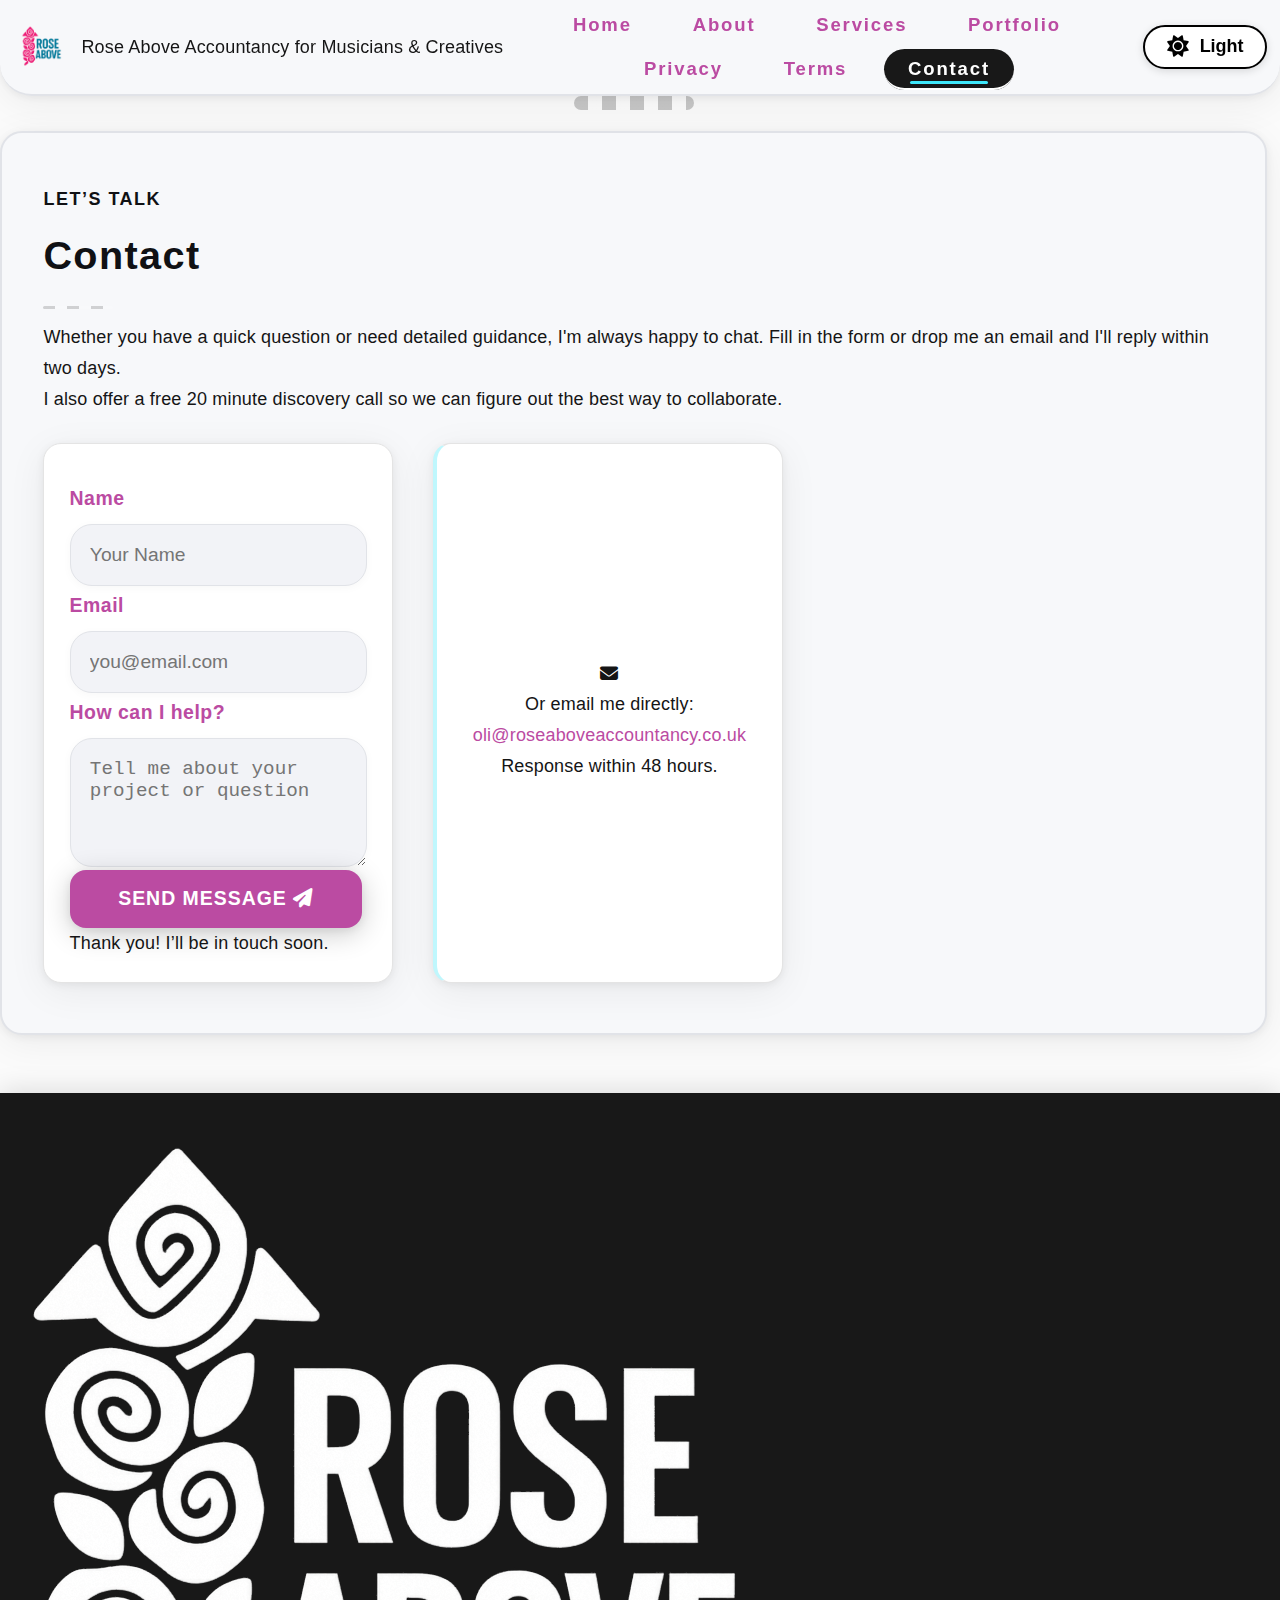
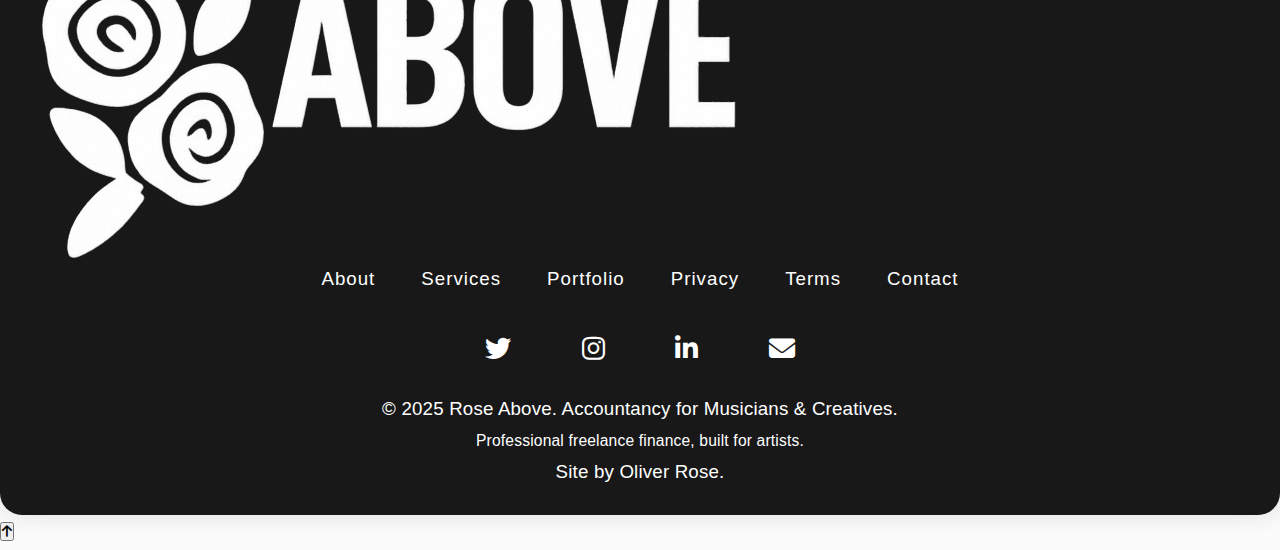
<file: contact.html>
<!DOCTYPE html>
<html lang="en">
<head>
  <meta charset="UTF-8" />
  <meta http-equiv="X-UA-Compatible" content="IE=edge"/>
  <meta name="viewport" content="width=device-width, initial-scale=1.0" />
  <title>Contact | Rose Above Accountancy</title>
  <meta name="description" content="Contact Oliver Rose for finance and tax support for musicians and creatives." />
  <link rel="canonical" href="https://roseaboveaccountancy.co.uk/contact.html" />
  <meta name="author" content="Oliver Rose">
  <meta property="og:title" content="Contact | Rose Above Accountancy">
  <meta property="og:description" content="Contact Oliver Rose for finance and tax support for musicians and creatives.">
  <meta property="og:image" content="https://roseaboveaccountancy.co.uk/images/Rose%20Above%20Logo.png">
  <meta property="og:url" content="https://roseaboveaccountancy.co.uk/contact.html">
  <meta name="twitter:card" content="summary_large_image">
  <link rel="manifest" href="manifest.json">
  <meta http-equiv="Content-Security-Policy" content="default-src 'self'; img-src 'self' https://placehold.co; style-src 'self' https://fonts.googleapis.com https://cdnjs.cloudflare.com; font-src 'self' https://fonts.gstatic.com https://cdnjs.cloudflare.com; script-src 'self'">
  <link rel="icon" sizes="32x32" href="images/Rose Above Logo - No Background.png">
  <link rel="icon" sizes="192x192" href="images/Rose Above Logo - No Background.png">
  <meta name="referrer" content="strict-origin-when-cross-origin">
  <link rel="icon" href="images/Rose Above Logo - No Background.png">
  <link rel="apple-touch-icon" sizes="180x180" href="images/Rose Above Logo - No Background.png">
  <link rel="stylesheet" href="css/style.css?v=20250611">
  <link rel="stylesheet" href="https://fonts.googleapis.com/css2?family=Montserrat:wght@400;700;900&family=Space+Grotesk:wght@500;700&display=swap">
  <link rel="stylesheet" href="https://cdnjs.cloudflare.com/ajax/libs/font-awesome/6.5.0/css/all.min.css">
</head>
<body>
  <a href="#mainContent" class="skip-link">Skip to main content</a>
  <header>
    <div class="header-content">
      <div class="site-brand">
        <picture style="height:100%;">
          <source src="images/Rose Above Logo - White.png" media="(prefers-color-scheme: dark)">
          <img src="images/Rose Above Logo - No Background.png" alt="Rose Above Logo" class="main-logo-large logo-lightmode">
        </picture>
        <span class="brand-title-tagline">
          <span class="brand-title">Rose Above</span>
          <span class="brand-tagline">Accountancy for Musicians & Creatives</span>
        </span>
      </div>
      <nav aria-label="Main navigation" class="main-nav">
        <ul>
          <li><a href="index.html" class="nav-link">Home</a></li>
          <li><a href="about.html" class="nav-link">About</a></li>
          <li><a href="services.html" class="nav-link">Services</a></li>
          <li><a href="portfolio.html" class="nav-link">Portfolio</a></li>
          <li><a href="privacy.html" class="nav-link">Privacy</a></li>
          <li><a href="terms.html" class="nav-link">Terms</a></li>
          <li><a href="contact.html" class="nav-link active" aria-current="page">Contact</a></li>
        </ul>
      </nav>
      <div class="header-controls">
        <button id="themeToggleBtn" class="theme-toggle" aria-label="Toggle dark or light mode">
          <span class="theme-toggle-icon"><i class="fa-solid fa-moon"></i></span>
          <span class="theme-toggle-text">Dark</span>
        </button>
        <button class="hamburger" aria-label="Open navigation menu" aria-expanded="false">
          <span></span><span></span><span></span>
        </button>
      </div>
    </div>
  </header>
  <main id="mainContent" tabindex="-1" class="main-container" style="max-width:650px;">
    <div class="ska-accent"></div>
    <section id="contact">
      <span class="section-subtitle">Let’s Talk</span>
      <h1 class="section-title">Contact</h1>
      <p style="max-width:600px;margin:0 auto 1.2em;">
        Whether you have a quick question or need detailed guidance, I'm always happy to chat. Fill in the form or drop me an email and I'll reply within two days.
      </p>
      <p style="max-width:600px;margin:0 auto 1.6em;">
        I also offer a free 20&nbsp;minute discovery call so we can figure out the best way to collaborate.
      </p>
      <form id="contactForm" action="https://formspree.io/f/mjkrllva" method="POST" autocomplete="off" novalidate onsubmit="setTimeout(() => { this.reset(); document.getElementById('form-success').style.display = 'block'; }, 300);">
        <div class="cards-container">
          <div class="card" style="flex:2;">
            <label for="contactName">Name</label>
            <input id="contactName" name="contactName" type="text" placeholder="Your Name" required>
            <label for="contactEmail" style="margin-top:0.7em;">Email</label>
            <input id="contactEmail" name="contactEmail" type="email" placeholder="you@email.com" required>
            <label for="contactMessage" style="margin-top:0.7em;">How can I help?</label>
            <textarea id="contactMessage" name="contactMessage" placeholder="Tell me about your project or question" rows="4" required></textarea>
            <button type="submit" class="btn" style="margin-top:1em;">Send Message <i class="fa-solid fa-paper-plane"></i></button>
            <div id="form-success" style="display:none;color:var(--accent-hover);margin-top:1em;font-weight:600;" aria-live="polite">Thank you! I’ll be in touch soon.</div>
          </div>
          <div class="card" style="flex:1;align-items:center;justify-content:center;text-align:center;">
            <div style="font-size:2.5rem;margin-bottom:1em;"><i class="fa-solid fa-envelope"></i></div>
            <p style="margin:0 0 0.6em 0;">Or email me directly:</p>
            <a href="mailto:oli@roseaboveaccountancy.co.uk" style="font-size:1.13rem;color:#181818;font-weight:700;">oli@roseaboveaccountancy.co.uk</a>
            <div style="margin-top:1.5em;color:var(--text-muted);font-size:0.97em;">Response within 48 hours.</div>
          </div>
        </div>
      </form>
    </section>
  </main>
<footer class="site-footer">
      <picture>
        <img src="images/Rose Above Logo - White.png" alt="Rose Above Logo Footer" class="footer-main-logo">
      </picture>
      <div class="footer-links">
        <a href="about.html">About</a>
        <a href="services.html">Services</a>
        <a href="portfolio.html">Portfolio</a>
        <a href="privacy.html">Privacy</a>
        <a href="terms.html">Terms</a>
        <a href="contact.html">Contact</a>
      </div>
      <div class="social-icons">
        <a href="#" aria-label="Twitter"><i class="fab fa-twitter"></i></a>
        <a href="#" aria-label="Instagram"><i class="fab fa-instagram"></i></a>
        <a href="#" aria-label="LinkedIn"><i class="fab fa-linkedin-in"></i></a>
        <a href="mailto:oli@roseaboveaccountancy.co.uk" aria-label="Email"><i class="fa-solid fa-envelope"></i></a>
      </div>
      <div style="margin-top:0.7em;">
        &copy; 2025 Rose Above. Accountancy for Musicians & Creatives.<br>
        <small>Professional freelance finance, built for artists.</small>
      </div>
      <div class="footer-credit">
        Site by Oliver Rose.
      </div>
    </footer>
  <button id="backToTop" aria-label="Back to top"><i class="fa-solid fa-arrow-up"></i></button>
  <script src="js/main.js?v=20250611" defer></script>
</body>
</html>
</file>
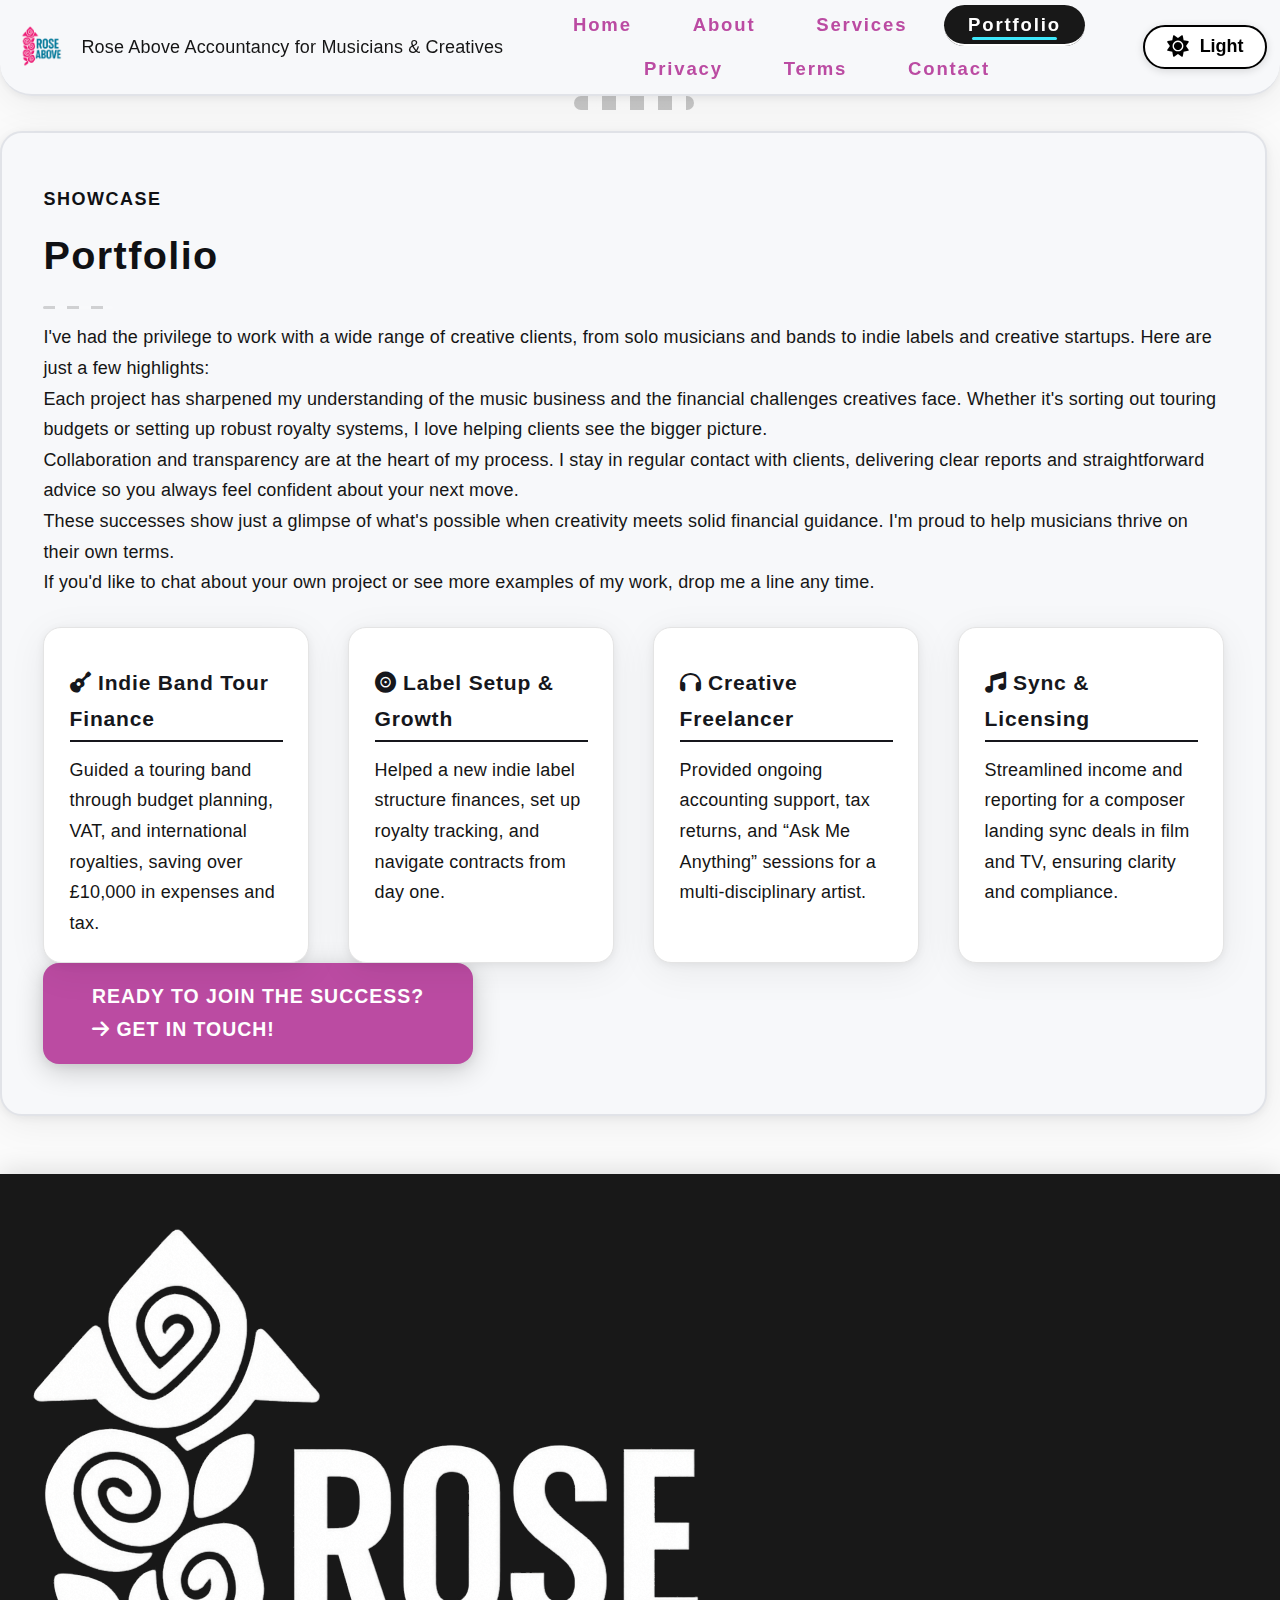
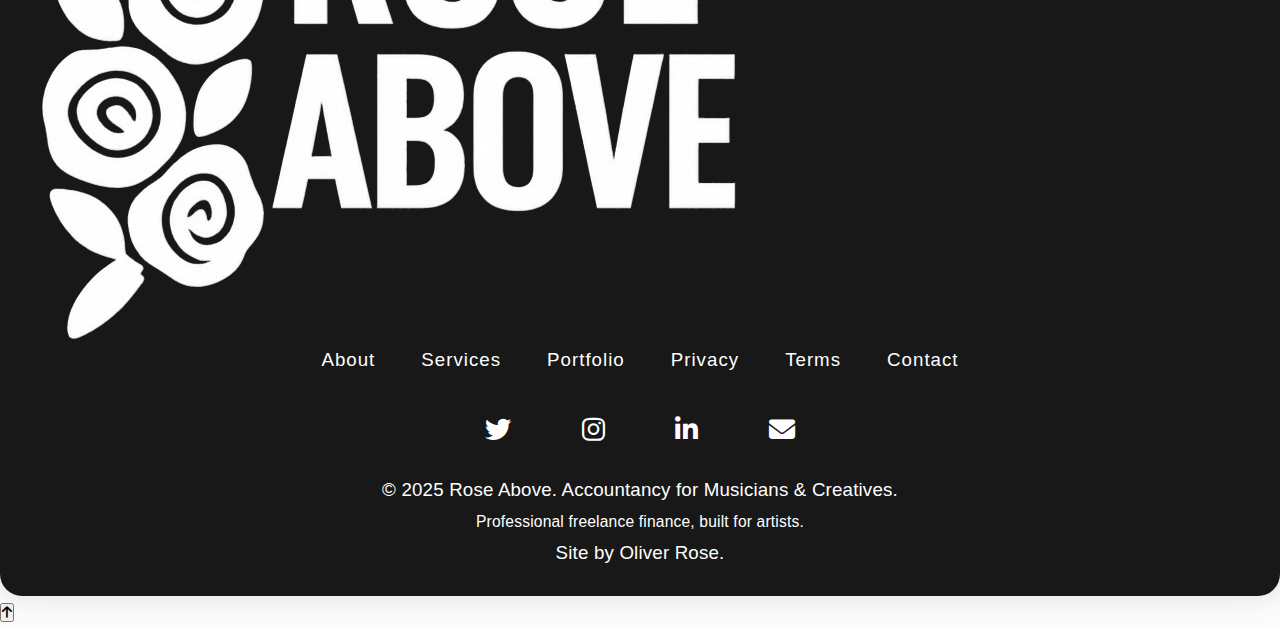
<file: portfolio.html>
<!DOCTYPE html>
<html lang="en">
<head>
  <meta charset="UTF-8" />
  <meta http-equiv="X-UA-Compatible" content="IE=edge"/>
  <meta name="viewport" content="width=device-width, initial-scale=1.0" />
  <title>Portfolio | Rose Above Accountancy</title>
  <meta name="description" content="Portfolio of work supporting musicians and creative businesses." />
  <link rel="canonical" href="https://roseaboveaccountancy.co.uk/portfolio.html" />
  <meta name="author" content="Oliver Rose">
  <meta property="og:title" content="Portfolio | Rose Above Accountancy">
  <meta property="og:description" content="Portfolio of work supporting musicians and creative businesses.">
  <meta property="og:image" content="https://roseaboveaccountancy.co.uk/images/Rose%20Above%20Logo.png">
  <meta property="og:url" content="https://roseaboveaccountancy.co.uk/portfolio.html">
  <meta name="twitter:card" content="summary_large_image">
  <link rel="manifest" href="manifest.json">
  <meta http-equiv="Content-Security-Policy" content="default-src 'self'; img-src 'self' https://placehold.co; style-src 'self' https://fonts.googleapis.com https://cdnjs.cloudflare.com; font-src 'self' https://fonts.gstatic.com https://cdnjs.cloudflare.com; script-src 'self'">
  <link rel="icon" sizes="32x32" href="images/Rose Above Logo - No Background.png">
  <link rel="icon" sizes="192x192" href="images/Rose Above Logo - No Background.png">
  <meta name="referrer" content="strict-origin-when-cross-origin">
  <link rel="icon" href="images/Rose Above Logo - No Background.png">
  <link rel="apple-touch-icon" sizes="180x180" href="images/Rose Above Logo - No Background.png">
  <link rel="stylesheet" href="css/style.css?v=20250611">
  <link rel="stylesheet" href="https://fonts.googleapis.com/css2?family=Montserrat:wght@400;700;900&family=Space+Grotesk:wght@500;700&display=swap">
  <link rel="stylesheet" href="https://cdnjs.cloudflare.com/ajax/libs/font-awesome/6.5.0/css/all.min.css">
</head>
<body>
  <a href="#mainContent" class="skip-link">Skip to main content</a>
  <header>
    <div class="header-content">
      <div class="site-brand">
        <picture style="height:100%;">
          <source src="images/Rose Above Logo - White.png" media="(prefers-color-scheme: dark)">
          <img src="images/Rose Above Logo - No Background.png" alt="Rose Above Logo" class="main-logo-large logo-lightmode">
        </picture>
        <span class="brand-title-tagline">
          <span class="brand-title">Rose Above</span>
          <span class="brand-tagline">Accountancy for Musicians & Creatives</span>
        </span>
      </div>
      <nav aria-label="Main navigation" class="main-nav">
        <ul>
          <li><a href="index.html" class="nav-link">Home</a></li>
          <li><a href="about.html" class="nav-link">About</a></li>
          <li><a href="services.html" class="nav-link">Services</a></li>
          <li><a href="portfolio.html" class="nav-link active" aria-current="page">Portfolio</a></li>
          <li><a href="privacy.html" class="nav-link">Privacy</a></li>
          <li><a href="terms.html" class="nav-link">Terms</a></li>
          <li><a href="contact.html" class="nav-link">Contact</a></li>
        </ul>
      </nav>
      <div class="header-controls">
        <button id="themeToggleBtn" class="theme-toggle" aria-label="Toggle dark or light mode">
          <span class="theme-toggle-icon"><i class="fa-solid fa-moon"></i></span>
          <span class="theme-toggle-text">Dark</span>
        </button>
        <button class="hamburger" aria-label="Open navigation menu" aria-expanded="false">
          <span></span><span></span><span></span>
        </button>
      </div>
    </div>
  </header>
  <main id="mainContent" tabindex="-1" class="main-container" style="max-width:900px;">
    <div class="ska-accent"></div>
    <section>
      <span class="section-subtitle">Showcase</span>
      <h1 class="section-title">Portfolio</h1>
      <p>
        I've had the privilege to work with a wide range of creative clients, from solo musicians and bands to indie labels and creative startups. Here are just a few highlights:
      </p>
      <p>
        Each project has sharpened my understanding of the music business and the financial challenges creatives face. Whether it's sorting out touring budgets or setting up robust royalty systems, I love helping clients see the bigger picture.
      </p>
      <p>
        Collaboration and transparency are at the heart of my process. I stay in regular contact with clients, delivering clear reports and straightforward advice so you always feel confident about your next move.
      </p>
      <p>
        These successes show just a glimpse of what's possible when creativity meets solid financial guidance. I'm proud to help musicians thrive on their own terms.
      </p>
      <p>
        If you'd like to chat about your own project or see more examples of my work, drop me a line any time.
      </p>
      <div class="cards-container">
        <div class="card">
          <h3><i class="fa-solid fa-guitar"></i> Indie Band Tour Finance</h3>
          <p>Guided a touring band through budget planning, VAT, and international royalties, saving over £10,000 in expenses and tax.</p>
        </div>
        <div class="card">
          <h3><i class="fa-solid fa-record-vinyl"></i> Label Setup & Growth</h3>
          <p>Helped a new indie label structure finances, set up royalty tracking, and navigate contracts from day one.</p>
        </div>
        <div class="card">
          <h3><i class="fa-solid fa-headphones"></i> Creative Freelancer</h3>
          <p>Provided ongoing accounting support, tax returns, and “Ask Me Anything” sessions for a multi-disciplinary artist.</p>
        </div>
        <div class="card">
          <h3><i class="fa-solid fa-music"></i> Sync & Licensing</h3>
          <p>Streamlined income and reporting for a composer landing sync deals in film and TV, ensuring clarity and compliance.</p>
        </div>
      </div>
      <div style="text-align:center; margin:2.5em 0 0;">
        <a href="contact.html" class="btn">Ready to join the success?<br><i class="fa-solid fa-arrow-right"></i> Get in touch!</a>
      </div>
    </section>
  </main>
<footer class="site-footer">
      <picture>
        <img src="images/Rose Above Logo - White.png" alt="Rose Above Logo Footer" class="footer-main-logo">
      </picture>
      <div class="footer-links">
        <a href="about.html">About</a>
        <a href="services.html">Services</a>
        <a href="portfolio.html">Portfolio</a>
        <a href="privacy.html">Privacy</a>
        <a href="terms.html">Terms</a>
        <a href="contact.html">Contact</a>
      </div>
      <div class="social-icons">
        <a href="#" aria-label="Twitter"><i class="fab fa-twitter"></i></a>
        <a href="#" aria-label="Instagram"><i class="fab fa-instagram"></i></a>
        <a href="#" aria-label="LinkedIn"><i class="fab fa-linkedin-in"></i></a>
        <a href="mailto:oli@roseaboveaccountancy.co.uk" aria-label="Email"><i class="fa-solid fa-envelope"></i></a>
      </div>
      <div style="margin-top:0.7em;">
        &copy; 2025 Rose Above. Accountancy for Musicians & Creatives.<br>
        <small>Professional freelance finance, built for artists.</small>
      </div>
      <div class="footer-credit">
        Site by Oliver Rose.
      </div>
    </footer>
  <button id="backToTop" aria-label="Back to top"><i class="fa-solid fa-arrow-up"></i></button>
  <script src="js/main.js?v=20250611" defer></script>
</body>
</html>
</file>
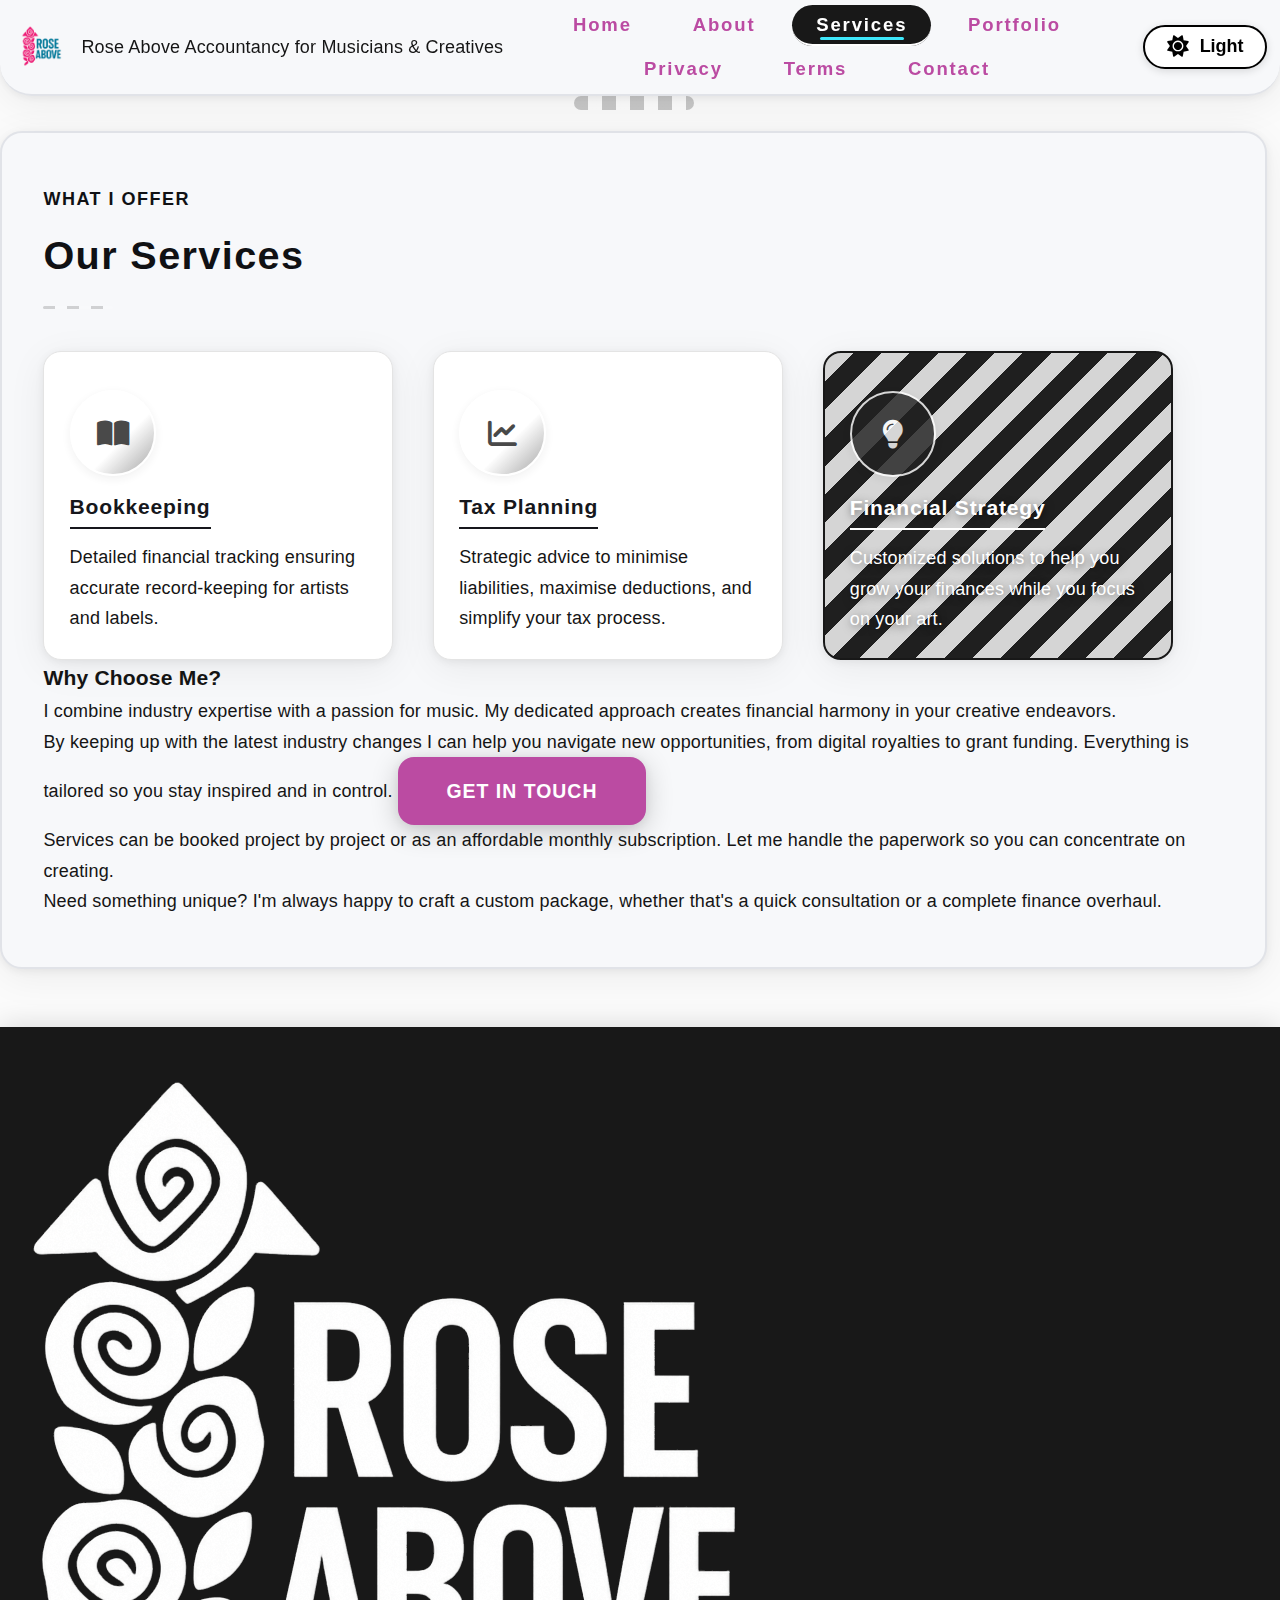
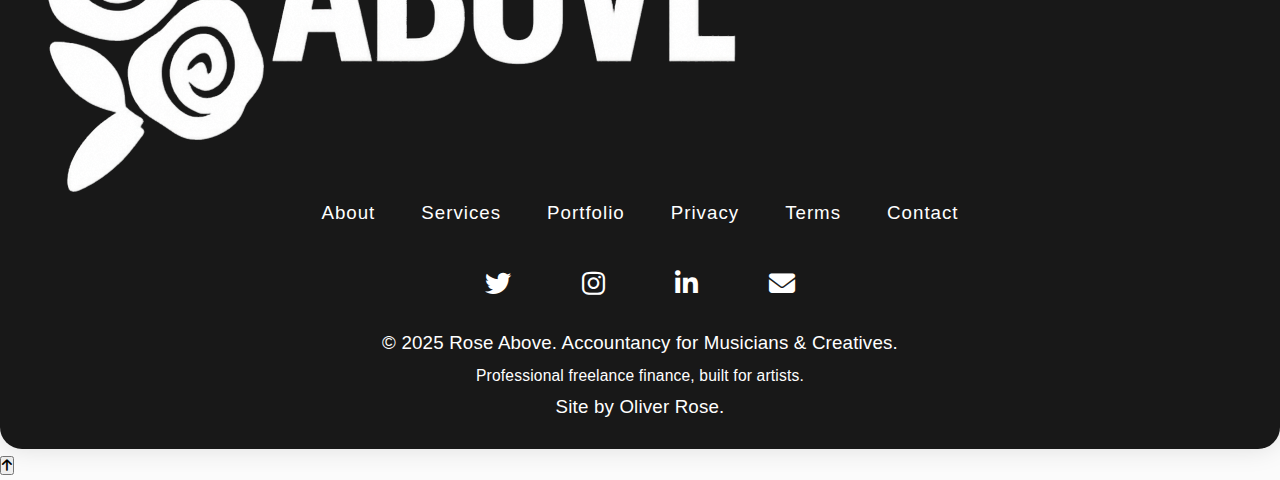
<file: services.html>
<!DOCTYPE html>
<html lang="en">
<head>
  <meta charset="UTF-8" />
  <meta http-equiv="X-UA-Compatible" content="IE=edge"/>
  <meta name="viewport" content="width=device-width, initial-scale=1.0" />
  <link rel="canonical" href="https://roseaboveaccountancy.co.uk/services.html" />
  <title>Our Services | Rose Above Accountancy</title>
  <meta name="description" content="Our Services – Rose Above Accountancy" />
  <meta name="author" content="Oliver Rose">
  <meta property="og:title" content="Our Services | Rose Above Accountancy">
  <meta property="og:description" content="Our Services – Rose Above Accountancy">
  <meta property="og:image" content="https://roseaboveaccountancy.co.uk/images/Rose%20Above%20Logo.png">
  <meta property="og:url" content="https://roseaboveaccountancy.co.uk/services.html">
  <meta name="twitter:card" content="summary_large_image">
  <link rel="manifest" href="manifest.json">
  <meta http-equiv="Content-Security-Policy" content="default-src 'self'; img-src 'self' https://placehold.co; style-src 'self' https://fonts.googleapis.com https://cdnjs.cloudflare.com; font-src 'self' https://fonts.gstatic.com https://cdnjs.cloudflare.com; script-src 'self'">
  <link rel="icon" sizes="32x32" href="images/Rose Above Logo - No Background.png">
  <link rel="icon" sizes="192x192" href="images/Rose Above Logo - No Background.png">
  <meta name="referrer" content="strict-origin-when-cross-origin">
  <link rel="icon" href="images/Rose Above Logo - No Background.png">
  <link rel="apple-touch-icon" sizes="180x180" href="images/Rose Above Logo - No Background.png">
  <link rel="stylesheet" href="css/style.css?v=20250611" />
  <link rel="stylesheet" href="https://fonts.googleapis.com/css2?family=Montserrat:wght@400;700;900&family=Space+Grotesk:wght@500;700&display=swap">
  <link rel="stylesheet" href="https://cdnjs.cloudflare.com/ajax/libs/font-awesome/6.5.0/css/all.min.css">
</head>
<body>
  <a href="#mainContent" class="skip-link">Skip to main content</a>
<header>
    <div class="header-content">
      <div class="site-brand">
        <picture style="height:100%;">
          <source src="images/Rose Above Logo - White.png" media="(prefers-color-scheme: dark)">
          <img src="images/Rose Above Logo - No Background.png" alt="Rose Above Logo" class="main-logo-large logo-lightmode">
        </picture>
        <span class="brand-title-tagline">
          <span class="brand-title">Rose Above</span>
          <span class="brand-tagline">Accountancy for Musicians & Creatives</span>
        </span>
      </div>
      <nav aria-label="Main navigation" class="main-nav">
        <ul>
          <li><a href="index.html" class="nav-link">Home</a></li>
          <li><a href="about.html" class="nav-link">About</a></li>
          <li><a href="services.html" class="nav-link active" aria-current="page">Services</a></li>
          <li><a href="portfolio.html" class="nav-link">Portfolio</a></li>
          <li><a href="privacy.html" class="nav-link">Privacy</a></li>
          <li><a href="terms.html" class="nav-link">Terms</a></li>
          <li><a href="contact.html" class="nav-link">Contact</a></li>
        </ul>
      </nav>
      <div class="header-controls">
        <button id="themeToggleBtn" class="theme-toggle" aria-label="Toggle dark or light mode">
          <span class="theme-toggle-icon"><i class="fa-solid fa-moon"></i></span>
          <span class="theme-toggle-text">Dark</span>
        </button>
        <button class="hamburger" aria-label="Open navigation menu" aria-expanded="false">
          <span></span><span></span><span></span>
        </button>
      </div>
    </div>
  </header>
  <main id="mainContent" tabindex="-1" class="main-container">
    <div class="ska-accent"></div>
    <section id="our-services" class="scroll-fade-in">
      <span class="section-subtitle">What I Offer</span>
      <h2 class="section-title">Our Services</h2>
      <div class="cards-container">
        <div class="card">
          <span class="service-icon"><i class="fa-solid fa-book-open"></i></span>
          <h3>Bookkeeping</h3>
          <p>Detailed financial tracking ensuring accurate record-keeping for artists and labels.</p>
        </div>
        <div class="card">
          <span class="service-icon"><i class="fa-solid fa-chart-line"></i></span>
          <h3>Tax Planning</h3>
          <p>Strategic advice to minimise liabilities, maximise deductions, and simplify your tax process.</p>
        </div>
        <div class="card card-accent">
          <span class="service-icon"><i class="fa-solid fa-lightbulb"></i></span>
          <h3>Financial Strategy</h3>
          <p>Customized solutions to help you grow your finances while you focus on your art.</p>
        </div>
      </div>
      <div class="service-details" style="margin-top:2em;">
        <h3>Why Choose Me?</h3>
        <p>
          I combine industry expertise with a passion for music. My dedicated approach creates financial harmony in your creative endeavors.<br>
          By keeping up with the latest industry changes I can help you navigate new opportunities, from digital royalties to grant funding. Everything is tailored so you stay inspired and in control.
          <a href="contact.html" class="btn" style="margin-top:1em;">Get in Touch</a>
        </p>
        <p>
          Services can be booked project by project or as an affordable monthly subscription. Let me handle the paperwork so you can concentrate on creating.
        </p>
        <p>
          Need something unique? I'm always happy to craft a custom package, whether that's a quick consultation or a complete finance overhaul.
        </p>
      </div>
    </section>
  </main>
<footer class="site-footer">
      <picture>
        <img src="images/Rose Above Logo - White.png" alt="Rose Above Logo Footer" class="footer-main-logo">
      </picture>
      <div class="footer-links">
        <a href="about.html">About</a>
        <a href="services.html">Services</a>
        <a href="portfolio.html">Portfolio</a>
        <a href="privacy.html">Privacy</a>
        <a href="terms.html">Terms</a>
        <a href="contact.html">Contact</a>
      </div>
      <div class="social-icons">
        <a href="#" aria-label="Twitter"><i class="fab fa-twitter"></i></a>
        <a href="#" aria-label="Instagram"><i class="fab fa-instagram"></i></a>
        <a href="#" aria-label="LinkedIn"><i class="fab fa-linkedin-in"></i></a>
        <a href="mailto:oli@roseaboveaccountancy.co.uk" aria-label="Email"><i class="fa-solid fa-envelope"></i></a>
      </div>
      <div style="margin-top:0.7em;">
        &copy; 2025 Rose Above. Accountancy for Musicians & Creatives.<br>
        <small>Professional freelance finance, built for artists.</small>
      </div>
      <div class="footer-credit">
        Site by Oliver Rose.
      </div>
    </footer>
  <button id="backToTop" aria-label="Back to top"><i class="fa-solid fa-arrow-up"></i></button>
  <script src="js/main.js?v=20250611" defer></script>
</body>
</html>
</file>
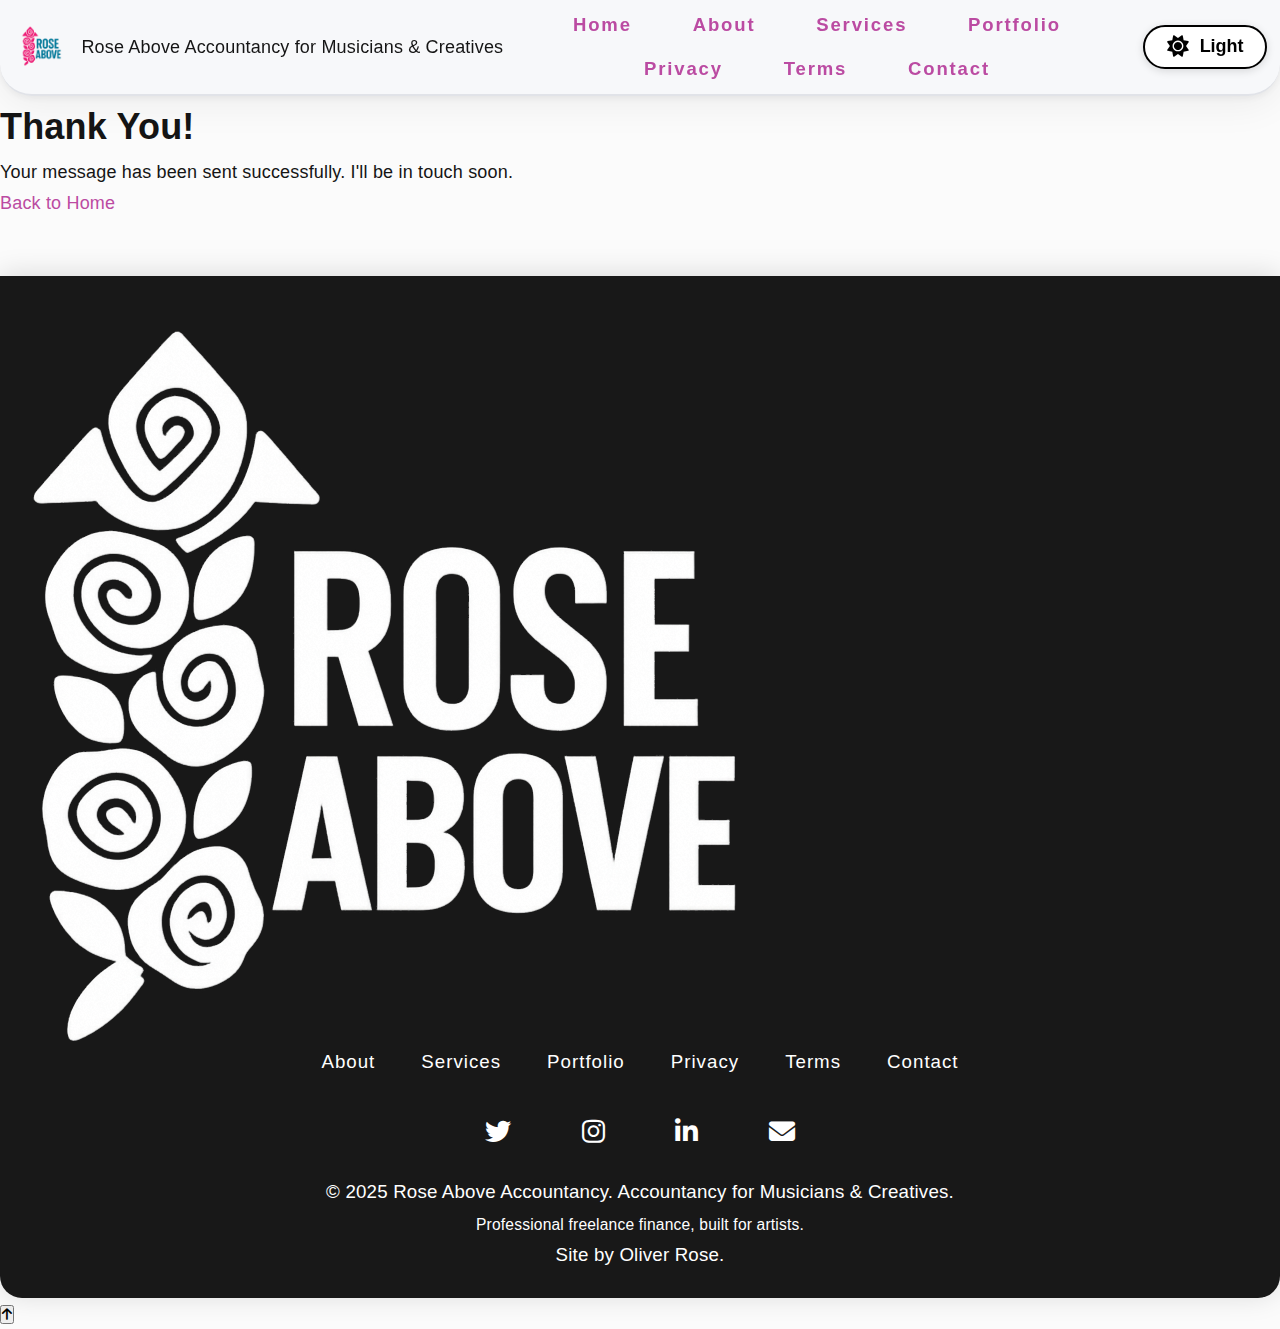
<file: thankyou.html>
<!DOCTYPE html>
<html lang="en">
<head>
  <meta charset="UTF-8" />
  <meta http-equiv="X-UA-Compatible" content="IE=edge"/>
  <meta name="viewport" content="width=device-width, initial-scale=1" />
  <link rel="canonical" href="https://roseaboveaccountancy.co.uk/thankyou.html" />
  <title>Thank You!</title>
  <meta name="description" content="Thank you for getting in touch with Oliver Rose." />
  <meta name="author" content="Oliver Rose">
  <meta property="og:title" content="Thank You!">
  <meta property="og:description" content="Thanks for getting in touch with Oliver Rose.">
  <meta property="og:image" content="https://roseaboveaccountancy.co.uk/images/Rose%20Above%20Logo.png">
  <meta property="og:url" content="https://roseaboveaccountancy.co.uk/thankyou.html">
  <meta name="twitter:card" content="summary_large_image">
  <link rel="manifest" href="manifest.json">
  <meta http-equiv="Content-Security-Policy" content="default-src 'self'; img-src 'self' https://placehold.co; style-src 'self' https://fonts.googleapis.com https://cdnjs.cloudflare.com; font-src 'self' https://fonts.gstatic.com https://cdnjs.cloudflare.com; script-src 'self'">
  <link rel="icon" sizes="32x32" href="images/Rose Above Logo - No Background.png">
  <link rel="icon" sizes="192x192" href="images/Rose Above Logo - No Background.png">
  <meta name="referrer" content="strict-origin-when-cross-origin">
  <link rel="icon" href="images/Rose Above Logo - No Background.png">
  <link rel="apple-touch-icon" sizes="180x180" href="images/Rose Above Logo - No Background.png">
  <link rel="stylesheet" href="css/style.css?v=20250611">
  <link rel="stylesheet" href="https://fonts.googleapis.com/css2?family=Montserrat:wght@400;700;900&family=Space+Grotesk:wght@500;700&display=swap">
  <link rel="stylesheet" href="https://cdnjs.cloudflare.com/ajax/libs/font-awesome/6.5.0/css/all.min.css">
  <style>
    body {
      font-family: Arial, sans-serif;
      text-align: center;
      padding: 2em;
      background-color: #f9f9f9;
      color: #333;
    }
    h1 {
      color: var(--accent-hover, #007BFF);
    }
    p {
      font-size: 1.2em;
      margin-top: 1em;
    }
    a {
      margin-top: 2em;
      display: inline-block;
      color: #007BFF;
      text-decoration: none;
      font-weight: 600;
    }
  </style>
</head>
<body>
  <a href="#mainContent" class="skip-link">Skip to main content</a>
<header>
    <div class="header-content">
      <div class="site-brand">
        <picture style="height:100%;">
          <source src="images/Rose Above Logo - White.png" media="(prefers-color-scheme: dark)">
          <img src="images/Rose Above Logo - No Background.png" alt="Rose Above Logo" class="main-logo-large logo-lightmode">
        </picture>
        <span class="brand-title-tagline">
          <span class="brand-title">Rose Above</span>
          <span class="brand-tagline">Accountancy for Musicians & Creatives</span>
        </span>
      </div>
      <nav aria-label="Main navigation" class="main-nav">
        <ul>
          <li><a href="index.html" class="nav-link">Home</a></li>
          <li><a href="about.html" class="nav-link">About</a></li>
          <li><a href="services.html" class="nav-link">Services</a></li>
          <li><a href="portfolio.html" class="nav-link">Portfolio</a></li>
          <li><a href="privacy.html" class="nav-link">Privacy</a></li>
          <li><a href="terms.html" class="nav-link">Terms</a></li>
          <li><a href="contact.html" class="nav-link">Contact</a></li>
        </ul>
      </nav>
      <div class="header-controls">
        <button id="themeToggleBtn" class="theme-toggle" aria-label="Toggle dark or light mode">
          <span class="theme-toggle-icon"><i class="fa-solid fa-moon"></i></span>
          <span class="theme-toggle-text">Dark</span>
        </button>
        <button class="hamburger" aria-label="Open navigation menu" aria-expanded="false">
          <span></span><span></span><span></span>
        </button>
      </div>
    </div>
  </header>
  <main id="mainContent" tabindex="-1">
  <h1>Thank You!</h1>
  <p>Your message has been sent successfully. I'll be in touch soon.</p>
  <a href="/">Back to Home</a>
  </main>
<footer class="site-footer">
      <picture>
        <img src="images/Rose Above Logo - White.png" alt="Rose Above Logo Footer" class="footer-main-logo">
      </picture>
      <div class="footer-links">
        <a href="about.html">About</a>
        <a href="services.html">Services</a>
        <a href="portfolio.html">Portfolio</a>
        <a href="privacy.html">Privacy</a>
        <a href="terms.html">Terms</a>
        <a href="contact.html">Contact</a>
      </div>
      <div class="social-icons">
        <a href="#" aria-label="Twitter"><i class="fab fa-twitter"></i></a>
        <a href="#" aria-label="Instagram"><i class="fab fa-instagram"></i></a>
        <a href="#" aria-label="LinkedIn"><i class="fab fa-linkedin-in"></i></a>
        <a href="mailto:oli@roseaboveaccountancy.co.uk" aria-label="Email"><i class="fa-solid fa-envelope"></i></a>
      </div>
      <div style="margin-top:0.7em;">
        &copy; 2025 Rose Above Accountancy. Accountancy for Musicians & Creatives.<br>
        <small>Professional freelance finance, built for artists.</small>
      </div>
      <div class="footer-credit">
        Site by Oliver Rose.
      </div>
    </footer>
  <button id="backToTop" aria-label="Back to top"><i class="fa-solid fa-arrow-up"></i></button>
  <script src="js/main.js?v=20250611" defer></script>
</body>
</html>
</file>
<file: css/style.css>
/* ===== IMPORTS ===== */
@import url('https://fonts.googleapis.com/css2?family=Montserrat:wght@400;700;900&family=Space+Grotesk:wght@500;700&display=swap');

/* ===== ROOT VARIABLES ===== */
:root {
  --bg-main: #fbfbfb;
  --bg-section: #f7f8fa;
  --bg-alt: #f2f3f7;
  --bg-card: #fff;
  --bg-dark: #1a1a1a;
  --bg-med: #252525;
  --border: #e1e3e8;
  --border-dark: #222;
  --text-main: #151515;
  --text-muted: #757575;
  --text-heading: #101114;
  --accent: #bb4ba2;
  --accent-hover: #3ee7fa;
  --accent-light: #e9e9e9;
  --accent-faded: #e7e7e7;
  --chequer-light: #fff;
  --chequer-dark: #222;
  --checker-size: 24px;
  --radius: 22px;
  --radius-lg: 48px;
  --shadow: 0 8px 38px #10111410, 0 2px 8px #10111410;
  --shadow-strong: 0 18px 60px #10111414;
  --shadow-glow: 0 0 0 4px var(--accent-hover)33;
  --font-main: 'Montserrat', Arial, sans-serif;
  --font-heading: 'Space Grotesk', 'Montserrat', Arial, sans-serif;
  --transition: .19s cubic-bezier(.4,0,.2,1);
  --input-focus: #3ee7fa;
}

/* ===== DARK THEME ===== */
[data-theme="dark"] {
  --bg-main: #181820;
  --bg-section: #23242a;
  --bg-alt: #181820;
  --bg-card: #23242a;
  --border: #23242a;
  --text-main: #f7f7f7;
  --text-muted: #b6b6b6;
  --text-heading: #fff;
  --accent: #168aad;
  --accent-hover: #12618a;
  --accent-light: #222;
  --accent-faded: #191b20;
  --chequer-light: #23242a;
  --chequer-dark: #fff;
  --shadow: 0 8px 38px #10111420, 0 2px 8px #10111418;
  --shadow-strong: 0 18px 60px #10111444;
}
[data-theme="dark"] .hero-section,
[data-theme="dark"] .hero-content,
[data-theme="dark"] .hero-title,
[data-theme="dark"] .hero-tagline,
[data-theme="dark"] .hero-desc,
[data-theme="dark"] .about-text,
[data-theme="dark"] .about-flex,
[data-theme="dark"] .brand-tagline,
[data-theme="dark"] .cards-container > .card,
[data-theme="dark"] #contact .card,
[data-theme="dark"] .stat,
[data-theme="dark"] .stats-row .stat {
  background: var(--bg-card) !important;
  color: var(--text-main) !important;
}
[data-theme="dark"] .hero-section {
  background: linear-gradient(120deg, #23242a 70%, #181820 100%) !important;
}
[data-theme="dark"] .hero-title,
[data-theme="dark"] .hero-tagline,
[data-theme="dark"] .hero-desc,
[data-theme="dark"] .brand-tagline,
[data-theme="dark"] .about-text {
  color: #f7f7f7 !important;
}
[data-theme="dark"] .brand-tagline,
[data-theme="dark"] .hero-tagline,
[data-theme="dark"] .hero-desc,
[data-theme="dark"] .about-text,
[data-theme="dark"] .section-title,
[data-theme="dark"] .section-subtitle {
  color: #f7f7f7 !important;
}
[data-theme="dark"] .text-muted { color: #b6b6b6 !important; }
[data-theme="dark"] .stat-label { color: #168aad !important; }
[data-theme="dark"] .stat-number,
[data-theme="dark"] .stat-plus,
[data-theme="dark"] .stat-currency {
  color: #f7f7f7 !important;
}
[data-theme="dark"] #contact .card:last-child {
  background: linear-gradient(130deg, #168aad22 40%, #168aad08 100%) !important;
}
[data-theme="dark"] nav .nav-link.active,
[data-theme="dark"] nav .nav-link:hover {
  color: #181818;
  background: #168aad;
  border-bottom: 2.5px solid #168aad;
}
[data-theme="dark"] .btn,
[data-theme="dark"] .hero-btn {
  background: #168aad;
  color: #23242a;
}
[data-theme="dark"] .btn:hover,
[data-theme="dark"] .hero-btn:hover {
  background: #fff;
  color: #23242a;
}
[data-theme="dark"] .card.card-accent {
  background: repeating-linear-gradient(135deg, #168aad 0 18px, #222 18px 36px) !important;
}
[data-theme="dark"] .about-highlight .fa-solid {
  color: #fff;
  background: #168aad;
}
[data-theme="dark"] .section-title { color: #fff; }
[data-theme="dark"] .card {
  background: #23242a;
  color: #fff;
  border-color: #168aad22;
}
[data-theme="dark"] .card h3 {
  color: #168aad;
  border-bottom: 2px solid #168aad;
}
[data-theme="dark"] .card:not(.card-accent):hover { background: #222; }
[data-theme="dark"] .faq-item {
  background: #23242a;
  color: #fff;
  border-color: #168aad44;
}
[data-theme="dark"] .faq-answer {
  background: #222;
  color: #fff;
}
[data-theme="dark"] footer {
  background: #101114;
  color: #168aad;
}
[data-theme="dark"] footer .footer-links a { color: #168aad; }
[data-theme="dark"] footer .footer-links a:hover {
  background: #168aad;
  color: #101114;
  border-bottom: 2px dotted #101114;
}
[data-theme="dark"] .ska-accent,
[data-theme="dark"] .ska-divider {
  background: repeating-linear-gradient(90deg, #168aad 0 14px, #fff 14px 28px);
}
[data-theme="dark"] .testimonial-author,
[data-theme="dark"] .gallery-caption {
  color: #168aad !important;
}
[data-theme="dark"] input, 
[data-theme="dark"] textarea {
  background: #23242a !important;
  color: #f7f7f7 !important;
  border-color: #168aad !important;
}
[data-theme="dark"] input:focus, 
[data-theme="dark"] textarea:focus {
  background: #181820 !important;
  color: #fff !important;
}

/* ===== RESET & BASE ===== */
*, *::before, *::after { box-sizing: border-box; margin: 0; padding: 0; }
html, body {
  background: var(--bg-main);
  color: var(--text-main);
  font-family: var(--font-main);
  font-size: 18px;
  scroll-behavior: smooth;
  letter-spacing: .01em;
  min-height: 100vh;
  transition: background 0.3s, color 0.3s;
}
body {
  line-height: 1.7;
  width: 100vw;
  overflow-x: hidden;
  min-height: 100vh;
  position: relative;
  font-weight: 400;
  -webkit-font-smoothing: antialiased;
  -moz-osx-font-smoothing: grayscale;
}
img, svg, video {
  max-width: 100%;
  display: block;
  border-radius: var(--radius);
}
a {
  color: var(--accent);
  text-decoration: none;
  transition: color var(--transition), box-shadow var(--transition);
  box-shadow: 0 2px 0 0 var(--accent)00;
}
a:hover {
  color: var(--accent-hover);
  text-shadow: 0 0 2px var(--accent-hover)70;
}

/* ==== UTILITIES ==== */
.flex { display: flex; gap: 2rem; }
.flex-between { justify-content: space-between; align-items: center; }
.flex-center { justify-content: center; align-items: center; }
.grid { display: grid; gap: 1.7rem; }
.grid-2 { grid-template-columns: 1fr 1fr; }
.grid-3 { grid-template-columns: repeat(3,1fr); }
.grid-auto { grid-template-columns: repeat(auto-fit,minmax(260px,1fr)); }
.mt-1 { margin-top: 1rem; }
.mt-2 { margin-top: 2rem; }
.mb-1 { margin-bottom: 1rem; }
.mb-2 { margin-bottom: 2rem; }
.py-1 { padding-top: 1rem; padding-bottom: 1rem; }
.py-2 { padding-top: 2rem; padding-bottom: 2rem; }
.rounded-lg { border-radius: var(--radius-lg); }
.shadow-strong { box-shadow: var(--shadow-strong); }
.shadow-glow { box-shadow: var(--shadow-glow); }
.bg-accent-faded { background: var(--accent-faded);}
.bg-accent-light { background: var(--accent-light);}
.text-muted { color: var(--text-muted);}
.text-accent { color: var(--accent);}
.font-heading { font-family: var(--font-heading);}
.font-main { font-family: var(--font-main);}
.uppercase { text-transform: uppercase; }
.testimonial-author, .gallery-caption {
  color: #168aad;
  font-weight: bold;
  font-size: 1em;
  margin: 0.2em 0 0 0;
  display: block;
  text-align: right;
  letter-spacing: 0.2em;
}

/* ===== BUTTONS ===== */
.btn, .hero-btn, .btn.cta {
  background: var(--accent);
  color: #fff;
  border-radius: 16px;
  padding: 0.9em 2.5em;
  font-size: 1.08rem;
  font-weight: 700;
  border: none;
  box-shadow: 0 6px 28px #0003, 0 2px 10px #0001;
  transition: background .22s, color .22s, transform .13s, box-shadow 0.2s;
  letter-spacing: 1px;
  display: inline-block;
  cursor: pointer;
  font-family: var(--font-heading);
  text-transform: uppercase;
  animation: pulse 2.8s infinite;
}
.btn:hover, .hero-btn:hover, .btn.cta:hover { 
  background: var(--accent-hover);
  color: #181818;
  border: 2px solid var(--accent-hover);
  transform: translateY(-2px) scale(1.04);
  animation: none;
}
@keyframes pulse {
  0%, 100% { box-shadow: 0 0 0 0 #168aad44; }
  50% { box-shadow: 0 0 0 16px #168aad11; }
}

/* ===== HEADER ===== */
header {
  background: var(--bg-section);
  box-shadow: var(--shadow);
  border-bottom: 2.5px solid var(--border);
  border-radius: 0 0 32px 32px;
  padding: 0;
  position: sticky;
  top: 0;
  z-index: 100;
  transition: background 0.3s, border 0.3s;
}
.header-content {
  max-width: 1120px;
  margin: 0 auto;
  display: flex;
  align-items: stretch;
  justify-content: space-between;
  gap: 2em;
  padding-top: 2em;
  padding-right: 0;
  padding-bottom: 0;
  padding-left: 0;
  min-height: 120px;
  box-sizing: border-box;
}
@media (max-width: 800px) {
  .header-content {
    padding-top: 1em;
    min-height: 70px;
  }
}
@media (max-width: 600px) {
  .header-content {
    padding-top: 0.5em;
    min-height: 44px;
  }
}
.logo { display: flex; align-items: center; gap: 0.7em; font-size: 1.1em; font-family: var(--font-heading); }
.logo-img {
  width: 56px; height: 56px; border-radius: 14px;
  background: linear-gradient(135deg, #fff 55%, #222 100%);
  box-shadow: 0 3px 20px #0001;
  border: 2.5px solid #fff;
}
.logo-title { font-size: 1.45rem; color: var(--text-heading); font-family: var(--font-heading); font-weight: 900; letter-spacing: 3px; text-transform: uppercase; }
.main-logo-large {
  height: 100%;
  width: auto;
  max-height: 120px;
  max-width: 400px;
  margin-right: 0.8em;
  border-radius: 20px;
  background: none;
  align-self: stretch;
  object-fit: contain;
  box-shadow: none !important;
  display: block;
}
@media (max-width: 800px) {
  .main-logo-large { max-height: 70px; }
}
nav ul { list-style: none; display: flex; gap: 1.5rem; }
nav .nav-link {
  color: var(--accent);
  font-size: 1.03rem;
  font-weight: 700;
  padding: 0.5em 1.3em;
  border-radius: 28px;
  border-bottom: 2.5px solid transparent;
  background: none;
  transition: background var(--transition), color var(--transition), border var(--transition);
  letter-spacing: 0.1em;
  position: relative;
}
nav .nav-link.active,
nav .nav-link:hover {
  color: #fff;
  background: #181818;
  border-bottom: 2.5px solid #fff;
}
.theme-toggle {
  background: #fff;
  color: #000;
  border: 2px solid #000;
  border-radius: 50px;
  font-size: 1rem;
  padding: 0.5em 1.5em;
  cursor: pointer;
  font-weight: 700;
  display: flex;
  align-items: center;
  gap: 0.6em;
  margin-left: 1.5em;
  transition: background 0.2s, color 0.2s, border 0.2s, box-shadow 0.2s;
  box-shadow: 0 2px 8px #0002;
}
.theme-toggle:hover {
  background: #181818;
  color: #fff;
  border-color: #181818;
  transform: translateY(-2px) scale(1.04);
}
.theme-toggle-icon { font-size: 1.2em; display: flex; align-items: center; }
.theme-toggle-text { font-weight: 700; }

/* ===== HERO SECTION ===== */
.hero-section {
  margin-top: 2.2rem;
  margin-bottom: 2.7rem;
  border-radius: var(--radius-lg);
  background: linear-gradient(120deg, #fff 70%, #ededed 100%);
  box-shadow: var(--shadow-strong);
  padding: 3.5rem 2vw 3.5rem 2vw;
  position: relative;
  min-height: 350px;
  overflow: hidden;
}
.hero-bg-float {
  position: absolute;
  left: 0; right: 0; top: 0; bottom: 0;
  pointer-events: none;
  background: radial-gradient(circle at 80% 20%, #168aad19 0, #fff0 90%),
    radial-gradient(circle at 15% 80%, #23232713 0, #fff0 85%);
  z-index: 0;
}
.hero-content { max-width: 700px; margin: 0 auto; text-align: left; z-index: 2; position: relative; }
.hero-title {
  font-size: 2.9rem;
  font-family: var(--font-heading);
  font-weight: 900;
  color: #16171c;
  margin-bottom: 0.7em;
  letter-spacing: 1.5px;
  text-shadow: 2px 2px 0 #fff, 0 2px 30px #0002;
  display: block;
}
.hero-desc {
  font-size: 1.25rem;
  color: #444;
  margin-bottom: 1.6em;
  opacity: 0.92;
  line-height: 1.8;
  max-width: 600px;
}
.hero-accent {
  position: absolute;
  right: 32px;
  top: 32px;
  width: 68px;
  height: 68px;
  background: repeating-linear-gradient(135deg, #fff 0 14px, #222 14px 28px);
  border-radius: 32px 0 32px 32px;
  opacity: 0.10;
  z-index: 1;
  box-shadow: 0 2px 10px #0001;
}
.hero-wave {
  position: absolute;
  top: -1px; left: 0; width: 100%; z-index: 2;
  pointer-events: none;
  line-height: 0;
}

/* ===== SECTION STYLES ===== */
section {
  background: var(--bg-section);
  border-radius: var(--radius);
  box-shadow: var(--shadow);
  padding: 2.8rem 2.3rem;
  margin-bottom: 3.2rem;
  border: 2px solid var(--border);
  transition: background 0.22s, border 0.22s, box-shadow 0.22s;
  position: relative;
  overflow: visible;
  z-index: 2;
}
.section-title {
  font-size: 2.3rem;
  font-family: var(--font-heading);
  font-weight: 900;
  color: #111;
  letter-spacing: 1.4px;
  margin-bottom: 0.43em;
  position: relative;
  display: inline-block;
}
.section-title::after {
  content: '';
  display: block;
  width: 70px;
  height: 3px;
  border-radius: 2px;
  background: repeating-linear-gradient(90deg, #000 0 12px, #fff 12px 24px);
  margin-top: 0.4em;
  opacity: .16;
}
.section-subtitle {
  text-transform: uppercase;
  font-size: 1.07rem;
  letter-spacing: 2.2px;
  color: #86888d;
  margin-bottom: 0.33em;
  font-weight: 700;
  font-family: var(--font-main);
}

/* ===== ABOUT FLEX ===== */
.about-flex { display: flex; gap: 2.9rem; align-items: center; flex-wrap: wrap; }
.about-img {
  border: 4px solid #fff;
  background: #f2f2f2;
  border-radius: 50%;
  width: 144px;
  height: 144px;
  display: flex;
  align-items: center;
  justify-content: center;
  box-shadow: 0 4px 26px #0001;
  position: relative;
  overflow: visible;
}
.about-img::after {
  content: "";
  display: block;
  position: absolute;
  width: 94px;
  height: 94px;
  left: 25px;
  top: 25px;
  border-radius: 50%;
  background: repeating-linear-gradient(135deg, #fff 0 14px, #222 14px 28px);
  opacity: 0.09;
  z-index: 1;
}
.about-img img {
  border-radius: 50%;
  width: 120px;
  height: 120px;
  object-fit: cover;
  border: 3px solid #fff;
  box-shadow: 0 2px 14px #0002;
  z-index: 2;
  position: relative;
}
.about-text { flex: 1; color: #232323; font-size: 1.09rem; }
.about-highlight {
  display: flex;
  gap: 1.3rem;
  margin-top: 1.2em;
  align-items: center;
}
.about-highlight .fa-solid {
  font-size: 1.8em;
  color: #181818;
  background: #fff;
  border-radius: 50%;
  padding: 0.14em;
  transition: background 0.2s, color 0.2s;
}
.about-highlight .fa-music { background: #e7e7e7;}
.about-highlight .fa-guitar { background: #f3f3f3;}
.about-highlight .fa-headphones { background: #e9e9e9;}
.about-highlight .fa-microphone { background: #e7e7e7;}
.about-highlight .fa-wave-square { background: #f3f3f3; }

/* ===== CARDS & GRID ===== */
.cards-container {
  display: flex;
  gap: 2.2rem;
  flex-wrap: wrap;
  justify-content: flex-start;
  align-items: stretch;
  margin-top: 1.6rem;
}
.card {
  background: var(--bg-card);
  border: 2.5px solid #e1e3e8;
  border-radius: var(--radius);
  box-shadow: var(--shadow);
  padding: 2.1rem 1.4rem 1.3rem 1.4rem;
  flex: 1 1 260px;
  min-width: 220px;
  max-width: 350px;
  transition: box-shadow .18s, border .18s, background .18s, transform .16s;
  position: relative;
  display: flex;
  flex-direction: column;
  align-items: flex-start;
  z-index: 1;
  background-clip: padding-box;
  overflow: visible;
}
.card:not(.card-accent):hover {
  box-shadow: 0 17px 44px #10111417;
  border-color: #181818;
  transform: translateY(-8px) scale(1.03);
  background: #f7f7f7;
}
#contact .card:last-child {
  align-items: center;
  justify-content: center;
  text-align: center;
  background: linear-gradient(130deg, #3ee7fa11 40%, #bb4ba211 100%);
  border-left: 4px solid #3ee7fa55;
  min-width: 280px;
}
.card h3 {
  font-size: 1.17rem;
  color: #16171c;
  margin-top: 0;
  margin-bottom: 0.62em;
  font-weight: 900;
  font-family: var(--font-heading);
  letter-spacing: 0.8px;
  border-bottom: 2px solid #16171c;
  display: inline-block;
  padding-bottom: 0.13em;
}
.service-icon {
  font-size: 1.6em;
  width: 3em;
  height: 3em;
  color: #222;
  margin-bottom: 0.42em;
  background: linear-gradient(135deg, #fff 60%, #222 140%);
  border-radius: 50%;
  aspect-ratio: 1 / 1;
  padding: 0.18em;
  display: flex;
  align-items: center;
  justify-content: center;
  border: 2px solid #fff;
  box-shadow: 0 3px 10px #0001;
  opacity: 0.82;
  line-height: 1;
}
.card.card-accent {
  border: 2.5px solid #181818;
  box-shadow: 0 16px 44px #10111415;
  background: repeating-linear-gradient(135deg, #fff 0 20px, #222 20px 40px);
  color: #fff;
  position: relative;
  overflow: hidden;
}
.card.card-accent::before {
  content: "";
  position: absolute;
  inset: 0;
  background: rgba(20,20,20,0.18);
}
.card.card-accent h3,
.card.card-accent p {
  position: relative;
  z-index: 2;
  color: #fff !important;
  text-shadow: 1px 2px 8px #0008;
}
.card.card-accent:hover { filter: brightness(1.1) contrast(1.05); }
.card.card-accent .service-icon { color: #fff; background: #222; }
.card.card-accent h3 { border-bottom: 2px solid #fff; }

/* ===== STATS SECTION ===== */
.stats-row {
  display: flex;
  gap: 2.2rem;
  flex-wrap: wrap;
  justify-content: center;
  align-items: stretch;
  margin-top: 1.6rem;
}
.stat {
  min-width: 170px;
  max-width: 240px;
  flex: 1 1 180px;
  background: var(--bg-card);
  border-radius: var(--radius);
  box-shadow: var(--shadow);
  padding: 2.1rem 1.1rem 1.3rem 1.1rem;
  display: flex;
  flex-direction: column;
  align-items: center;
  border: 2px solid var(--border);
  margin-bottom: 0.6rem;
  position: relative;
}
.stat-label {
  font-family: var(--font-heading);
  color: #181818;
  font-weight: 700;
  font-size: 1.04rem;
  letter-spacing: 0.08em;
  text-align: center;
  margin-bottom: 0.6em;
}
.stat-number {
  font-size: 2.1em;
  font-family: var(--font-heading);
  font-weight: 900;
  color: var(--accent-hover);
  margin: 0;
}
.stat-plus {
  font-size: 1.25em;
  color: var(--accent-hover);
  margin-left: 0.06em;
}
.stat-currency {
  font-size: 1.07em;
  color: var(--accent-hover);
  margin-right: 0.10em;
}

/* ===== GALLERY / SLIDESHOW SECTION ===== */
.gallery-slideshow {
  display: flex;
  align-items: center;
  justify-content: center;
  gap: 0.7em;
  background: var(--bg-main);
  border-radius: var(--radius);
  box-shadow: var(--shadow);
  padding: 1.8em 0.5em;
  margin-bottom: 2em;
  position: relative;
  min-height: 340px;
  overflow: visible;
}
.gallery-track {
  position: relative;
  width: 600px;
  max-width: 98vw;
  display: flex;
  align-items: center;
  justify-content: center;
  min-height: 430px;
  transition: min-height 0.4s cubic-bezier(.7,.1,.4,1.3);
}
.gallery-slide {
  position: relative;
  display: none;
  flex-direction: column;
  align-items: center;
  justify-content: center;
  width: 600px;
  max-width: 98vw;
  transition: opacity 0.6s cubic-bezier(.7,.1,.4,1.3);
  position: absolute;
  left: 0; top: 0;
}
.gallery-slide.active {
  display: flex;
  position: relative;
  opacity: 1;
  z-index: 2;
  animation: fadeInGallery 0.7s;
}
@keyframes fadeInGallery {
  from { opacity: 0; transform: translateY(30px);}
  to { opacity: 1; transform: none;}
}
.gallery-slide img {
  display: block;
  max-width: 100%;
  max-height: 340px;
  width: auto;
  height: auto;
  margin: 0 auto;
  border-radius: 18px;
  box-shadow: 0 4px 24px #10111413;
  object-fit: cover;
  background: var(--bg-section);
}

@media (max-width: 700px) {
  .gallery-slide img {
    max-height: 170px;
    max-width: 98vw;
  }
}
.gallery-caption {
  color: #16171c;
  font-size: 1.1em;
  margin-top: 0.7em;
  text-align: right;
  width: 100%;
  font-family: var(--font-main);
  opacity: 0.85;
  font-weight: 600;
  letter-spacing: 0.05em;
}
/* --- Carousel and Gallery Buttons --- */
.gallery-btn, .carousel-btn {
  background: #168aad !important;
  color: #fff !important;
  border: none;
  border-radius: 50%;
  aspect-ratio: 1 / 1;
  width: 44px;
  height: 44px;
  font-size: 1.55em;
  display: flex;
  align-items: center;
  justify-content: center;
  cursor: pointer;
  box-shadow: 0 2px 10px #0001;
  transition: background 0.18s, color 0.18s, transform 0.15s;
  z-index: 5;
  margin: 0 0.6em;
}
.gallery-btn:hover, .gallery-btn:focus,
.carousel-btn:hover, .carousel-btn:focus {
  background: #12618a !important;
  color: #fff !important;
  transform: scale(1.09);
}
[data-theme="dark"] .gallery-btn,
[data-theme="dark"] .carousel-btn {
  background: #3ee7fa !important;
  color: #181820 !important;
}
[data-theme="dark"] .gallery-btn:hover,
[data-theme="dark"] .carousel-btn:hover,
[data-theme="dark"] .gallery-btn:focus,
[data-theme="dark"] .carousel-btn:focus {
  background: #168aad !important;
  color: #fff !important;
}
.gallery-dots {
  display: flex;
  justify-content: center;
  gap: 0.48em;
  margin-top: 0.7em;
}
.gallery-dot {
  width: 13px;
  height: 13px;
  border-radius: 50%;
  background: #e0e0e0;
  border: 2px solid #168aad44;
  cursor: pointer;
  transition: background 0.2s, border 0.2s;
  outline: none;
}
.gallery-dot.active, .gallery-dot:focus {
  background: #168aad;
  border: 2px solid #16171c;
}

/* ===== TESTIMONIALS ===== */
.testimonial-carousel {
  display: flex;
  align-items: center;
  justify-content: center;
  gap: 1.2em;
  position: relative;
  margin: 2.2em 0 2.7em 0;
  background: var(--bg-main);
  border-radius: var(--radius);
  box-shadow: var(--shadow);
  border: 2px solid var(--border);
  padding: 2.2em 1em 2.1em 1em;
  min-height: 270px;
  transition: min-height 0.4s cubic-bezier(.7,.1,.4,1.3);
}
.carousel-track {
  position: relative;
  width: 350px;
  max-width: 95vw;
  display: flex;
  align-items: center;
  justify-content: center;
  min-height: 160px;
  transition: min-height 0.4s cubic-bezier(.7,.1,.4,1.3);
}
.carousel-item {
  display: none;
  flex-direction: column;
  align-items: center;
  justify-content: center;
  width: 100%;
  min-height: 120px;
  background: none;
  transition: opacity 0.6s cubic-bezier(.7,.1,.4,1.3);
  position: absolute;
  left: 0; top: 0;
  padding: 1.3em 1em;
}
.carousel-item.active {
  display: flex;
  position: relative;
  opacity: 1;
  z-index: 2;
  animation: fadeInTestimonial 0.7s;
}
@keyframes fadeInTestimonial {
  from { opacity: 0; transform: translateY(30px);}
  to { opacity: 1; transform: none;}
}
.testimonial-author {
  color: #168aad;
  font-weight: bold;
  font-size: 1em;
  margin: 0.2em 0 0 0;
  display: block;
  text-align: right;
  letter-spacing: 0.2em;
}
.carousel-dots {
  display: flex;
  justify-content: center;
  gap: 0.48em;
  margin-top: 0.7em;
}
.carousel-dot {
  width: 13px;
  height: 13px;
  border-radius: 50%;
  background: #e0e0e0;
  border: 2px solid #168aad44;
  cursor: pointer;
  transition: background 0.2s, border 0.2s;
  outline: none;
}
.carousel-dot.active, .carousel-dot:focus {
  background: #168aad;
  border: 2px solid #16171c;
}

/* PATCH: Always-blue link color for "Get in touch!" in carousel */
.testimonial-carousel a,
.testimonial-carousel a:visited {
  color: #168aad !important;
  text-decoration: underline;
  font-weight: 700;
  transition: color 0.17s;
}
.testimonial-carousel a:hover,
.testimonial-carousel a:focus {
  color: #12618a !important;
}
[data-theme="dark"] .testimonial-carousel a,
[data-theme="dark"] .testimonial-carousel a:visited {
  color: #3ee7fa !important;
  text-decoration: underline;
}

/* ===== FAQ ===== */
.faq-section { margin-bottom: 4rem; background: var(--bg-alt); border-radius: var(--radius); box-shadow: var(--shadow); padding: 2rem 1.7rem; }
.faq-list { display: flex; flex-direction: column; gap: 1.3rem; margin-top: 2rem; }
.faq-item { border-radius: var(--radius); background: #fff; border: 1.4px solid var(--border); box-shadow: 0 2px 8px #10111407; }
.faq-question {
  width: 100%;
  background: transparent;
  border: none;
  color: var(--accent);
  font-weight: 800;
  font-size: 1.09rem;
  padding: 1.2rem 1.15rem;
  text-align: left;
  border-radius: var(--radius);
  cursor: pointer;
  outline: none;
  display: flex;
  align-items: center;
  justify-content: space-between;
  transition: background var(--transition);
  letter-spacing: 0.7px;
}
.faq-question:hover {
  background: var(--accent-light);
  color: var(--accent-hover);
}
.faq-answer {
  max-height: 0;
  overflow: hidden;
  background: var(--bg-section);
  color: var(--text-main);
  padding: 0 1.15rem;
  transition: max-height var(--transition), padding var(--transition);
  font-size: 1em;
}
.faq-item.open .faq-answer {
  max-height: 400px;
  padding: 1.1rem 1.15rem;
}

/* ===== FORMS ===== */
input, textarea {
  width: 100%;
  background: var(--bg-alt);
  color: var(--text-main);
  border: 1.7px solid var(--border);
  border-radius: var(--radius);
  padding: 1em;
  font-size: 1.07rem;
  margin-top: 0.23em;
  margin-bottom: 0.16em;
  transition: border var(--transition), background var(--transition), box-shadow var(--transition);
  outline: none;
  box-shadow: 0 2px 10px #10111408;
}
input:focus, textarea:focus {
  border-color: var(--input-focus);
  background: #fff;
  box-shadow: 0 0 0 4px #168aad22;
}
input.error, textarea.error {
  border-color: #e43;
  background: #ffe6e6;
}
input:disabled, textarea:disabled {
  background: #e7eaf4;
  color: var(--text-muted);
  opacity: 0.7;
}
label {
  font-size: 1.08rem;
  font-weight: 700;
  color: var(--accent);
  display: block;
  margin-bottom: 0.22em;
  letter-spacing: .5px;
}

/* ===== FOOTER ===== */
footer {
  background: #181818;
  color: #fff;
  text-align: center;
  padding: 2.8rem 1.2rem 1.5rem 1.2rem;
  margin-top: 3.2rem;
  border-radius: 0 0 var(--radius) var(--radius);
  font-size: 1.04rem;
  position: relative;
  box-shadow: 0 -2px 28px #0002;
}
footer .footer-links {
  display: flex;
  flex-wrap: wrap;
  justify-content: center;
  gap: 2em;
  margin-bottom: 1.4em;
}
footer .footer-links a {
  color: #fff;
  font-size: 1em;
  transition: color var(--transition), text-shadow var(--transition);
  text-decoration: none;
  letter-spacing: 1px;
  border-bottom: 2px dotted #fff0;
  padding: 0 0.23em;
}
footer .footer-links a:hover {
  color: #181818;
  background: #fff;
  border-bottom: 2px dotted #181818;
  border-radius: 8px;
}
footer .social-icons {
  display: flex;
  flex-direction: row;
  gap: 1.2em;
  justify-content: center;
  align-items: center;
  margin-bottom: 0.9em;
}
footer .social-icons a {
  color: #fff;
  margin: 0 0.7em;
  font-size: 1.45rem;
  transition: color var(--transition), background var(--transition), transform var(--transition);
  border-radius: 50%;
  padding: 0.16em 0.22em;
}
footer .social-icons a:hover {
  color: #181818;
  background: #fff;
  transform: scale(1.1) rotate(-5deg);
}
footer .ska-accent {
  margin: 0 auto 1.2em auto;
  width: 120px;
  height: 14px;
  background: repeating-linear-gradient(90deg, #222 0 14px, #fff 14px 28px);
  border-radius: 8px;
  opacity: 0.16;
}
.site-footer {background:#181818;color:#fff;text-align:center;padding:2.8rem 1.2rem 1.5rem;margin-top:3.2rem;border-radius:0 0 var(--radius) var(--radius);box-shadow:0 -2px 28px #0002;}
.footer-main-logo 
  height: 90px;
  width: auto;
  max-width: 240px;
  display: block;
  margin: 0 auto 2em auto;
  border-radius: 20px;
  box-shadow: none;
  background: none;
}
#backToTop {
  display: none;
  position: fixed;
  bottom: 24px;
  right: 24px;
  z-index: 900;
  background: var(--accent);
  color: #fff;
  border: none;
  border-radius: 50%;
  aspect-ratio: 1 / 1;
  width: 48px;
  height: 48px;
  box-shadow: 0 2px 8px #0002;
  cursor: pointer;
  font-size: 1.8rem;
  transition: opacity 0.2s, background 0.2s, color 0.2s;
  opacity: 0.7;
  display: flex;
  align-items: center;
  justify-content: center;
}
#backToTop:hover {
  opacity: 1;
  background: var(--accent-hover);
  color: #fff;
}
@media (max-width: 600px) {
  .footer-main-logo {
    height: 60px;
    max-width: 160px;
  }
}

/* ===== RESPONSIVE ===== */
@media (max-width: 1280px) {
  .main-container, .header-content { max-width: 99vw; }
}
@media (max-width: 900px) {
  .header-content { flex-direction: column; align-items: flex-start; gap: 0.7em; padding: 0 4vw; }
  nav ul { flex-wrap: wrap; gap: 1rem; }
  .about-flex { flex-direction: column; gap: 1.5rem; align-items: flex-start; }
  .cards-container { flex-direction: column; gap: 1.3rem; }
  .gallery-track, .gallery-slide { width: 98vw; min-width: 0; }
  .carousel-track { width: 98vw; min-width: 0; }
}
@media (max-width: 800px) {
  header { padding: 0; min-height: 52px; }
  .header-content {
    padding-top: 2em;
    flex-direction: row !important;
    align-items: center !important;
    justify-content: space-between !important;
    gap: 0.3em !important;
    padding: 0.2em 1.2vw !important;
    min-height: 52px !important;
    width: 100vw !important;
    box-sizing: border-box !important;
    max-width: 100vw !important;
    height: 70px;
  }
  .main-logo-large { max-height: 70px; }
  .site-brand { gap: 0.5em; }
  .brand-logo {
    font-size: 1.2em !important;
    height: 36px !important;
    width: 36px !important;
    min-width: 36px !important;
    min-height: 36px !important;
    padding: 0.08em 0.14em !important;
    margin-right: 0.14em !important;
    border-width: 1.5px !important;
  }
  .brand-title-tagline { line-height: 1.1; }
  .brand-title {
    font-size: 1.08em !important;
    letter-spacing: 0.01em !important;
    margin-bottom: 0 !important;
  }
  .brand-tagline {
    display: none !important;
  }
  nav {
    position: fixed !important;
    top: 0 !important;
    left: 0 !important;
    width: 100vw !important;
    height: 100vh !important;
    background: var(--bg-section) !important;
    flex-direction: column !important;
    align-items: flex-start !important;
    justify-content: flex-start !important;
    transform: translateY(-100%) !important;
    transition: transform 0.3s cubic-bezier(.7,.1,.4,1.3) !important;
    z-index: 120 !important;
    box-shadow: 0 6px 32px #0002 !important;
    padding-top: 0 !important;
  }
  nav.nav-open { transform: translateY(0) !important; }
  nav ul {
    flex-direction: column !important;
    gap: 2.2em !important;
    width: 100% !important;
    padding: 5em 2em 2em 2em !important;
    align-items: flex-start !important;
  }
  .theme-toggle {
    margin-left: 0.5em !important;
    font-size: 0.93rem !important;
    padding: 0.3em 1em !important;
  }
  .hamburger { display: flex !important; margin-right: 0 !important; }
}
@media (max-width: 600px) {
  section { padding-left: 0.7rem; padding-right: 0.7rem; }
  .main-container { padding-left: 0.1rem; padding-right: 0.1rem; }
  .hero-section { padding: 1.3rem 0.4rem 1.7rem 0.4rem; }
  .header-content { min-height: 44px !important; padding: 0.1em 1vw !important; }
  .main-logo-large { max-height: 44px; }
  .brand-logo { height: 30px !important; width: 30px !important; }
  nav ul { padding-top: 4em !important; gap: 1.1em !important; }
  .card { padding: 1rem 0.5rem; }
  h1 { font-size: 2rem; }
  h2 { font-size: 1.13rem; }
}
.ska-accent {
  margin: 0 auto 1.2em auto;
  width: 120px;
  height: 14px;
  background: repeating-linear-gradient(90deg, #222 0 14px, #fff 14px 28px);
  border-radius: 8px;
  opacity: 0.24;
}
@media (max-width: 600px) {
  .ska-accent { width: 72px; height: 10px; }
}
.ska-divider {
  margin: 2em auto 2.5em auto;
  width: 180px;
  height: 12px;
  background: repeating-linear-gradient(90deg, #222 0 12px, #fff 12px 24px);
  border-radius: 8px;
  opacity: .28;
}
.free-guide-banner::after {
  content: "";
  display: block;
  position: absolute;
  left: 50%; transform: translateX(-50%);
  bottom: 0;
  width: 220px; height: 12px;
  background: repeating-linear-gradient(90deg, #fff 0 12px, #111 12px 24px);
  border-radius: 6px;
  opacity: 0.35;
}
.panel, .card, .stats-row > div {
  border: 1.5px solid #e4e4e4;
  box-shadow: 0 4px 24px #0001;
  border-radius: 18px;
  background: #fff;
}
.scroll-fade-in {
  opacity: 0;
  transform: translateY(40px);
  transition: opacity .7s cubic-bezier(.7,.1,.4,1.3), transform .7s cubic-bezier(.7,.1,.4,1.3);
}
.scroll-fade-in.revealed {
  opacity: 1;
  transform: none;
}
.background-svg {
  position: fixed;
  top: 0; left: 0;
  width: 100vw; height: 100vh;
  z-index: -1;
  pointer-events: none;
}
a:focus, button:focus, input:focus, textarea:focus {
  outline: 2.5px solid #168aad;
  outline-offset: 2px;
  transition: outline 0.07s;
}
.btn:focus, .theme-toggle:focus, .nav-link:focus {
  box-shadow: 0 0 0 4px #168aad44;
  outline: none;
}
nav .nav-link:focus {
  outline: 2.5px solid #168aad;
  background: #e9e9e9;
}
[data-theme="dark"] nav .nav-link:focus { background: #23242a; }
.carousel-btn:focus,
.carousel-dot:focus,
.faq-question:focus,
.gallery-btn:focus,
.gallery-dot:focus {
  outline: 2px solid #168aad;
  outline-offset: 2px;
  background: #e9e9e9;
}
[data-theme="dark"] .carousel-btn:focus,
[data-theme="dark"] .carousel-dot:focus,
[data-theme="dark"] .faq-question:focus,
[data-theme="dark"] .gallery-btn:focus,
[data-theme="dark"] .gallery-dot:focus {
  background: #23242a;
}
#floating-notes {
  position: fixed;
  top: 0; left: 0; width: 100vw; height: 100vh; pointer-events: none; z-index: 1;
}
.floating-note {
  position: absolute;
  font-size: 1.6em;
  color: #168aad;
  opacity: 0.10;
  animation: floatNotes 18s linear infinite;
}
@keyframes floatNotes {
  0% { transform: translateY(100vh) scale(0.9) rotate(0deg);}
  100% { transform: translateY(-18vh) scale(1.15) rotate(40deg);}
}
.texture-overlay {
  pointer-events: none;
  position: fixed;
  z-index: 5;
  width: 100vw; height: 100vh;
  left:0; top:0;
  opacity: 0.10;
  background: url('https://transparenttextures.com/patterns/noise.png');
  mix-blend-mode: multiply;
}
.hamburger {
  display: none;
  background: none;
  border: none;
  flex-direction: column;
  justify-content: center;
  align-items: center;
  height: 44px;
  width: 44px;
  cursor: pointer;
  z-index: 120;
  position: relative;
  margin-right: 1em;
}
.hamburger span {
  display: block;
  width: 28px;
  height: 4px;
  margin: 4px 0;
  background: #222;
  border-radius: 2px;
  transition: all 0.3s cubic-bezier(.7,.1,.4,1.3);
}
.hamburger.is-active span:nth-child(1) {
  transform: translateY(8px) rotate(45deg);
}
.hamburger.is-active span:nth-child(2) {
  opacity: 0;
}
.hamburger.is-active span:nth-child(3) {
  transform: translateY(-8px) rotate(-45deg);
}
@media (max-width: 500px) {
  .header-content { min-height: 44px !important; padding: 0.1em 1vw !important; }
  .brand-logo { height: 30px !important; width: 30px !important; }
  nav ul { padding-top: 3em !important; }
}
/* ===== DARK MODE PATCH: NO WHITE GAPS ===== */
[data-theme="dark"] body,
[data-theme="dark"] .main-container,
[data-theme="dark"] section,
[data-theme="dark"] header,
[data-theme="dark"] .faq-section,
[data-theme="dark"] .gallery-slideshow,
[data-theme="dark"] .testimonial-carousel,
[data-theme="dark"] .free-guide-banner,
[data-theme="dark"] .panel,
[data-theme="dark"] .ska-divider,
[data-theme="dark"] .ska-accent,
[data-theme="dark"] .background-svg {
  background: #181820 !important;
  color: #f7f7f7 !important;
}
[data-theme="dark"] .ska-divider,
[data-theme="dark"] .ska-accent {
  background: repeating-linear-gradient(90deg, #168aad 0 14px, #23242a 14px 28px) !important;
}
[data-theme="dark"] .free-guide-banner::after {
  background: repeating-linear-gradient(90deg, #23242a 0 12px, #fff 12px 24px) !important;
}
[data-theme="dark"] .hero-title,
[data-theme="dark"] .hero-desc,
[data-theme="dark"] .brand-tagline,
[data-theme="dark"] .about-text {
  color: #f7f7f7 !important;
}
[data-theme="dark"] a,
[data-theme="dark"] .text-accent {
  color: #3ee7fa !important;
  text-shadow: 0 1px 8px #0008;
}
[data-theme="dark"] .hero-desc,
[data-theme="dark"] .brand-tagline,
[data-theme="dark"] .hero-content p,
[data-theme="dark"] .hero-content .brand-tagline,
[data-theme="dark"] .about-text {
  color: #f7f7f7 !important;
  background: transparent !important;
  text-shadow: 0 1px 4px #000a;
}
.img-placeholder {
  animation: pulse-bg 1.5s infinite alternate;
  position: absolute;
  left: 0; top: 0;
  width: 100%;
  height: 100%;
  border-radius: 0.8em;
  background: #eee;
  z-index: 1;
}
@keyframes pulse-bg {
  0% { background: #eee; }
  100% { background: #ddd; }
}
.contact-card-logo {
  height: 140px !important;
  width: auto !important;
  margin: 0 auto 1.6em auto !important;
  display: block !important;
  object-fit: contain;
  transition: filter 0.2s;
}
@media (max-width:600px) {
  .contact-card-logo { height: 90px !important; }
}
@keyframes floatNotesScatter {
  0% { opacity: 0.12; transform: translateY(0);}
  100% { opacity: 0.10; transform: translateY(-120vh);}
}
.floating-note[style*="animation-name: floatNotesScatter"] {
  animation-name: floatNotesScatter !important;
}
/* --- HEADER PROFESSIONAL WRAP LAYOUT --- */
.header-content {
  display: flex;
  flex-direction: row;
  align-items: center;
  justify-content: space-between;
  gap: 1.5em;
  flex-wrap: nowrap;
  width: 100%;
  padding: 0.7em 2vw 0.7em 2vw;
  box-sizing: border-box;
  min-height: 64px;
}

/* Logo always left, vertically centered */
.site-brand {
  flex: 0 0 auto;
  display: flex;
  align-items: center;
  min-width: 0;
}

/* Nav wraps inside its own area, does not push controls or logo down */
.main-nav {
  flex: 1 1 auto;
  display: flex;
  align-items: center;
  justify-content: center;
  min-width: 0;
  /* Allow nav to shrink before controls/logo move */
}

/* Nav links wrap inside nav area */
.main-nav ul {
  display: flex;
  flex-wrap: wrap;
  gap: 1em;
  align-items: center;
  justify-content: flex-start;
  min-width: 0;
  width: 100%;
  padding: 0;
  margin: 0;
  list-style: none;
}

/* Controls always far right, vertically centered */
.header-controls {
  flex: 0 0 auto;
  display: flex;
  align-items: center;
  gap: 0.4em;
  margin-left: 1em;
  align-self: center;
}

/* Theme toggle always visible, styled */
.theme-toggle {
  display: flex;
  align-items: center;
  font-size: 1em;
  padding: 0.5em 1.2em;
  border-radius: 50px;
  font-weight: 700;
  background: #fff;
  border: 2px solid #000;
  color: #000;
  cursor: pointer;
  margin: 0 0 0 0.9em;
}

/* --- Responsive for tablet/small desktop: allow nav and controls to wrap under logo if space is tight --- */
@media (max-width: 1050px) {
  .header-content {
    flex-wrap: wrap;
    align-items: flex-start;
  }
  .main-nav {
    order: 2;
    width: 100%;
    margin-top: 0.15em;
    justify-content: flex-start;
  }
  .header-controls {
    order: 3;
    margin-left: auto;
  }
}

/* --- MOBILE: theme toggle & hamburger side by side, vertically centered --- */
@media (max-width: 700px) {
  .header-content {
    flex-wrap: nowrap;
    gap: 0.6em;
    min-height: 48px;
    padding: 0.3em 1vw 0.3em 1vw;
    align-items: center;
  }
  .main-logo-large { max-height: 38px; }
  .site-brand { max-width: 60vw; }
  .main-nav {
    display: none;
    flex: 1 1 100%;
    order: 4;
  }
  .main-nav.nav-open {
    display: flex;
    flex-direction: column;
    position: absolute;
    left: 0; top: 100%; width: 100vw;
    background: var(--bg-section);
    z-index: 200;
    box-shadow: 0 6px 32px #0002;
    padding: 1em 0;
    align-items: flex-start;
  }
  .main-nav.nav-open ul {
    flex-direction: column;
    gap: 1.4em;
    width: 100%;
    padding-left: 2em;
  }
  .header-controls {
    order: 3;
    flex-direction: row;
    align-items: center;
    justify-content: flex-end;
    margin-left: auto;
    margin-right: 0;
    gap: 0.2em;
    height: 100%;
  }
  .theme-toggle {
    font-size: 0.95em !important;
    padding: 0.3em 0.9em !important;
    margin: 0 !important;
  }
  .hamburger {
    margin-left: 0.2em !important;
  }
}

/* --- Hamburger toggle visibility --- */
.hamburger { display: none; }
@media (max-width: 900px) {
  .hamburger { display: flex !important; }
}
/* --- Make nav wider before wrapping --- */
/* Let the nav take up more space, even if it means logo/controls get a bit more squished */
.main-nav {
  flex: 2 1 0px;
  min-width: 0;
  max-width: 100%;
}

.main-nav ul {
  display: flex;
  flex-wrap: wrap;
  gap: 1em;
  align-items: center;
  justify-content: center;
  min-width: 0;
  /* Make the nav links spread out more before wrapping */
  width: 100%;
  padding: 0;
  margin: 0;
  list-style: none;
}

/* If you want even more room, slightly reduce the side padding: */
.header-content {
  padding-left: 1vw !important;
  padding-right: 1vw !important;
}
.header-content {
  display: flex;
  align-items: center;
  justify-content: space-between;
  flex-wrap: nowrap;
  gap: 0.4em; /* Reduce gap between logo, nav, controls */
  padding-left: 0.5vw !important;
  padding-right: 0.5vw !important;
}

.site-brand {
  flex: 0 1 auto;
  min-width: 0;
}

.main-nav {
  flex: 1 1 0px; /* Take up as much space as possible */
  min-width: 0;
  max-width: 100%;
}

.main-nav ul {
  display: flex;
  flex-wrap: wrap;
  align-items: center;
  justify-content: flex-start;
  gap: 0.7em; /* Reduce gap between nav links */
  min-width: 0;
  width: 100%;
  padding: 0;
  margin: 0;
  list-style: none;
}

.header-controls {
  flex: 0 1 auto;
  display: flex;
  align-items: center;
  gap: 0.3em;
  margin-left: 0;
  align-self: center;
}

/* Responsive tweaks for tablet/small desktop, if needed */
@media (max-width: 1050px) {
  .header-content {
    flex-wrap: wrap;
    align-items: flex-start;
  }
  .main-nav {
    order: 2;
    width: 100%;
    margin-top: 0.15em;
    justify-content: flex-start;
  }
  .header-controls {
    order: 3;
    margin-left: auto;
  }
}
/* === HEADER & NAV POLISH === */
.header-content {
  display: flex;
  align-items: center;
  justify-content: space-between;
  gap: 0.4em;
  padding: 0.5em 1vw;
  flex-wrap: nowrap;
  min-height: 64px;
  box-sizing: border-box;
  width: 100%;
}

.site-brand {
  flex: 0 0 auto;
  display: flex;
  align-items: center;
  min-width: 0;
}

.main-logo-large {
  max-height: 56px;
  height: auto;
  width: auto;
  margin-right: 0.7em;
}

.main-nav {
  flex: 1 1 0px;
  min-width: 0;
  max-width: 100%;
  display: flex;
  align-items: center;
  justify-content: center;
}

.main-nav ul {
  display: flex;
  flex-wrap: wrap;
  gap: 0.7em;
  align-items: center;
  justify-content: center;
  width: 100%;
  min-width: 0;
  padding: 0;
  margin: 0;
  list-style: none;
}

.header-controls {
  flex: 0 1 auto;
  display: flex;
  align-items: center;
  gap: 0.3em;
  margin-left: 0;
  align-self: center;
}

.theme-toggle {
  display: flex;
  align-items: center;
  font-size: 1em;
  padding: 0.5em 1.2em;
  border-radius: 50px;
  font-weight: 700;
  background: #fff;
  border: 2px solid #000;
  color: #000;
  cursor: pointer;
  margin: 0 0 0 0.7em;
  transition: background 0.3s, color 0.3s, border 0.3s;
}

/* Nav link underline effect */
nav .nav-link {
  position: relative;
  transition: color 0.17s;
}
nav .nav-link::after {
  content: '';
  display: block;
  height: 2.5px;
  width: 0;
  background: var(--accent-hover, #168aad);
  transition: width 0.22s cubic-bezier(.4,0,.2,1);
  position: absolute;
  bottom: 0.25em;
  left: 20%;
  border-radius: 2px;
}
nav .nav-link:hover::after,
nav .nav-link.active::after {
  width: 60%;
}

/* Responsive: allow nav to wrap under logo if *really* needed */
@media (max-width: 1100px) {
  .header-content {
    flex-wrap: wrap;
    align-items: flex-start;
  }
  .main-nav {
    order: 2;
    width: 100%;
    margin-top: 0.15em;
    justify-content: flex-start;
  }
  .header-controls {
    order: 3;
    margin-left: auto;
  }
}

/* Mobile: controls right, theme toggle & hamburger side by side, vertically centered */
@media (max-width: 700px) {
  .header-content {
    flex-wrap: nowrap;
    gap: 0.3em;
    min-height: 48px;
    padding: 0.3em 1vw;
    align-items: center;
  }
  .main-logo-large { max-height: 34px; }
  .site-brand { max-width: 60vw; }
  .main-nav {
    display: none;
    flex: 1 1 100%;
    order: 4;
  }
  .main-nav.nav-open {
    display: flex;
    flex-direction: column;
    position: absolute;
    left: 0; top: 100%; width: 100vw;
    background: var(--bg-section);
    z-index: 200;
    box-shadow: 0 6px 32px #0002;
    padding: 1em 0;
    align-items: flex-start;
  }
  .main-nav.nav-open ul {
    flex-direction: column;
    gap: 1.2em;
    width: 100%;
    padding-left: 2em;
  }
  .header-controls {
    order: 3;
    flex-direction: row;
    align-items: center;
    justify-content: flex-end;
    margin-left: auto;
    margin-right: 0;
    gap: 0.2em;
    height: 100%;
  }
  .theme-toggle {
    font-size: 0.95em !important;
    padding: 0.3em 0.9em !important;
    margin: 0 !important;
  }
  .hamburger {
    margin-left: 0.2em !important;
  }
}

/* Hamburger toggle visibility */
.hamburger { display: none; }
@media (max-width: 900px) {
  .hamburger { display: flex !important; }
}
.skip-link {
  position: absolute;
  left: -999px;
  top: auto;
  width: 1px;
  height: 1px;
  overflow: hidden;
  z-index: 9999;
  background: #168aad;
  color: #fff;
  padding: 1em 2em;
  border-radius: 8px;
  transition: left 0.2s;
}
.skip-link:focus {
  left: 20px;
  top: 20px;
  width: auto;
  height: auto;
  outline: 2px solid #181818;
}
.skip-link {
  position: absolute;
  left: -999px;
  top: auto;
  width: 1px;
  height: 1px;
  overflow: hidden;
  z-index: 9999;
  background: #168aad;
  color: #fff;
  padding: 1em 2em;
  border-radius: 8px;
  font-size: 1.1em;
  text-decoration: none;
  transition: left 0.2s, top 0.2s;
}
.skip-link:focus {
  left: 20px;
  top: 20px;
  width: auto;
  height: auto;
  outline: 2px solid #181818;
  box-shadow: 0 2px 8px #0002;
}
html, body {
  background: var(--bg-main) !important;
  color: var(--text-main);
  /* ...other properties... */
}

[data-theme="dark"] html,
[data-theme="dark"] body {
  background: var(--bg-main) !important;
  color: var(--text-main) !important;
}
:root, html, body {
  background: var(--bg-main) !important;
  color: var(--text-main) !important;
}
[data-theme="light"] .card,
[data-theme="light"] .faq-item,
[data-theme="light"] .stat {
  background: var(--bg-card) !important;
  color: var(--text-main) !important;
}
[data-theme="light"] .card.card-accent {
  background: repeating-linear-gradient(135deg, #fff 0 20px, #222 20px 40px) !important;
  color: #fff !important;
}
/* ===== LIGHT MODE PATCH: fix section titles, captions, cards, buttons, gallery, testimonials, etc. ===== */

/* Section titles and subtitles */
[data-theme="light"] .section-title,
[data-theme="light"] .section-subtitle {
  color: var(--text-heading) !important;
  text-shadow: none !important;
}

/* About highlight blue text fix */
[data-theme="light"] .about-highlight .fa-solid {
  color: #181818 !important;
  background: #fff !important;
  box-shadow: none !important;
}

/* Gallery captions */
[data-theme="light"] .gallery-caption {
  color: #168aad !important;
  text-shadow: none !important;
  background: none !important;
}

/* Gallery & carousel arrows/buttons */
[data-theme="light"] .gallery-btn,
[data-theme="light"] .carousel-btn {
  background: #168aad !important;
  color: #fff !important;
  box-shadow: 0 2px 10px #0001 !important;
}
[data-theme="light"] .gallery-btn:hover,
[data-theme="light"] .gallery-btn:focus,
[data-theme="light"] .carousel-btn:hover,
[data-theme="light"] .carousel-btn:focus {
  background: #12618a !important;
  color: #fff !important;
}

/* Gallery dots (not purple/black) */
[data-theme="light"] .gallery-dot,
[data-theme="light"] .carousel-dot {
  background: #e0e0e0 !important;
  border: 2px solid #168aad44 !important;
}
[data-theme="light"] .gallery-dot.active,
[data-theme="light"] .gallery-dot:focus,
[data-theme="light"] .carousel-dot.active,
[data-theme="light"] .carousel-dot:focus {
  background: #168aad !important;
  border: 2px solid #16171c !important;
}

/* Testimonials author ("Playing a festival..." etc.) */
[data-theme="light"] .testimonial-author {
  color: #168aad !important;
  text-shadow: none !important;
}

/* Testimonials carousel background and text */
[data-theme="light"] .testimonial-carousel {
  background: var(--bg-main) !important;
  color: var(--text-main) !important;
}
[data-theme="light"] .testimonial-carousel a,
[data-theme="light"] .testimonial-carousel a:visited {
  color: #168aad !important;
}
[data-theme="light"] .testimonial-carousel a:hover,
[data-theme="light"] .testimonial-carousel a:focus {
  color: #12618a !important;
}

/* Testimonial text (not too light!) */
[data-theme="light"] .carousel-item {
  color: var(--text-main) !important;
  background: none !important;
}

/* Contact card (SEND MESSAGE) background */
[data-theme="light"] #contact .card,
[data-theme="light"] .card {
  background: var(--bg-card) !important;
  color: var(--text-main) !important;
  box-shadow: var(--shadow) !important;
}

/* Card-accent in light mode */
[data-theme="light"] .card.card-accent {
  background: repeating-linear-gradient(135deg, #fff 0 20px, #222 20px 40px) !important;
  color: #fff !important;
}
[data-theme="light"] .card.card-accent h3,
[data-theme="light"] .card.card-accent p {
  color: #fff !important;
  text-shadow: 1px 2px 8px #0008 !important;
}

/* About text clarity */
[data-theme="light"] .about-text,
[data-theme="light"] .about-flex {
  color: var(--text-main) !important;
  background: none !important;
}

/* Restore main nav link color in light mode */
[data-theme="light"] nav .nav-link {
  color: var(--accent) !important;
  background: none !important;
}
[data-theme="light"] nav .nav-link.active,
[data-theme="light"] nav .nav-link:hover {
  color: #fff !important;
  background: #181818 !important;
  border-bottom: 2.5px solid #fff !important;
}
[data-theme="dark"] .hamburger span {
  background: #fff !important;
}
[data-theme="dark"] .badge {
  color: #fff !important;
}
.badge {
  background: none !important;
  color: #16171c !important;   /* solid black text */
  box-shadow: none !important;
  border: none !important;
  padding: 0 !important;
  border-radius: 0 !important;
  font-weight: inherit !important;
  font-size: inherit !important;
  letter-spacing: inherit !important;
  display: inline !important;
}

/* In dark mode, just white text */
[data-theme="dark"] .badge {
  color: #fff !important;
}
/* --- ABOUT SECTION: Responsive, centered, logo fills overlay circle, pro look --- */

.about-section {
  padding: 2.5em 2.5em;
  background: var(--bg-section);
  border-radius: var(--radius);
  box-shadow: var(--shadow);
  margin-bottom: 3.2rem;
  border: 2px solid var(--border);
  overflow: visible;
}

.about-grid {
  display: flex;
  align-items: center;
  justify-content: center;
  gap: 3em;
  flex-wrap: wrap;
}

.about-profile-img-container {
  flex: 0 0 260px;
  display: flex;
  align-items: center;
  justify-content: center;
  min-width: 180px;
  margin: 0 1em 0 0.5em;
}

.about-profile-img-wrapper {
  position: relative;
  width: 210px;
  height: 210px;
  display: flex;
  align-items: center;
  justify-content: center;
}

.about-profile-img {
  width: 200px;
  height: 200px;
  object-fit: cover;
  border-radius: 50%;
  border: 6px solid #fff;
  box-shadow: 0 12px 48px #10111415, 0 2px 8px #10111410;
  background: var(--bg-alt);
  z-index: 1;
  display: block;
}

.about-overlay-logo-circle {
  position: absolute;
  width: 72px;
  height: 72px;
  bottom: 14px;
  right: 14px;
  background: #fff;
  border-radius: 50%;
  border: 3px solid #168aad;
  box-shadow: 0 4px 16px #0002;
  display: flex;
  align-items: center;
  justify-content: center;
  z-index: 2;
  overflow: hidden;
  pointer-events: none;
  transition: background 0.2s, border 0.2s;
}

[data-theme="dark"] .about-overlay-logo-circle {
  background: #23242a;
  border-color: #168aad;
}

.about-overlay-logo {
  width: 95%;
  height: 95%;
  object-fit: contain;
  display: block;
  pointer-events: none;
  user-select: none;
  background: none;
  border: none;
}

.about-overlay-logo-light {
  display: block;
}
.about-overlay-logo-dark {
  display: none;
}
[data-theme="dark"] .about-overlay-logo-light {
  display: none;
}
[data-theme="dark"] .about-overlay-logo-dark {
  display: block;
}

/* About text area */
.about-text-group {
  flex: 1 1 0;
  min-width: 0;
  text-align: left;
}

.section-subtitle {
  display: block;
  font-weight: 600;
  color: var(--primary);
  font-size: 1rem;
  margin-bottom: 0.45em;
  letter-spacing: 1.5px;
  text-transform: uppercase;
}

.section-title {
  font-size: 2.2rem;
  font-weight: 800;
  margin-bottom: 0.35em;
  color: var(--text-title);
}

.badge {
  display: inline-block;
  background: var(--primary-light, #eaf6fb);
  color: var(--primary, #168aad);
  font-size: 0.95em;
  font-weight: 600;
  border-radius: 0.7em;
  padding: 0.22em 1em;
  margin-bottom: 1em;
  letter-spacing: 0.5px;
}

.about-text-group p {
  margin-top: 0;
  margin-bottom: 1.1em;
  color: var(--text);
  font-size: 1.08em;
  line-height: 1.7;
}

.about-icons {
  display: flex;
  gap: 1.1em;
  margin-top: 1.6em;
  font-size: 1.7em;
  justify-content: flex-start;
}
.about-icons i {
  background: #fff;
  border-radius: 50%;
  padding: 0.19em 0.26em;
  border: 1.5px solid #e1e3e8;
  box-shadow: 0 2px 8px #0001;
  color: #168aad;
  transition: background 0.18s, color 0.18s;
  display: inline-flex;
  align-items: center;
  justify-content: center;
}
.about-icons i.fa-music { background: #e7e7e7; }
.about-icons i.fa-guitar { background: #f3f3f3; }
.about-icons i.fa-headphones { background: #e9e9e9; }
.about-icons i.fa-microphone { background: #e7e7e7; }
.about-icons i.fa-wave-square { background: #f3f3f3; }
[data-theme="dark"] .about-icons i {
  background: #23242a;
  border-color: #168aad44;
  color: #3ee7fa;
}

/* RESPONSIVE DESIGN */
@media (max-width: 900px) {
  .about-section {
    padding: 1.6em 0.4em;
  }
  .about-grid {
    flex-direction: column;
    align-items: center;
    gap: 2em;
  }
  .about-profile-img-container {
    margin: 0;
    flex: none;
  }
  .about-profile-img-wrapper {
    width: 160px;
    height: 160px;
  }
  .about-profile-img {
    width: 150px;
    height: 150px;
    border-width: 4.5px;
  }
  .about-overlay-logo-circle {
    width: 44px;
    height: 44px;
    bottom: 8px;
    right: 8px;
    border-width: 2px;
  }
  .about-overlay-logo {
    width: 95%;
    height: 95%;
  }
  .about-icons {
    justify-content: center;
    font-size: 1.45em;
    margin-top: 1.2em;
  }
  .about-text-group {
    text-align: center;
  }
}

@media (max-width: 600px) {
  .about-section {
    padding: 0.7em 0.7em 1em 0.7em;
  }
  .about-profile-img-wrapper {
    width: 120px;
    height: 120px;
  }
  .about-profile-img {
    width: 110px;
    height: 110px;
    border-width: 3px;
  }
  .about-overlay-logo-circle {
    width: 32px;
    height: 32px;
    bottom: 4px;
    right: 4px;
    border-width: 1.5px;
  }
  .about-overlay-logo {
    width: 95%;
    height: 95%;
  }
  .about-icons {
    font-size: 1.18em;
    margin-top: 1em;
  }
  .about-grid {
    gap: 0.7em;
  }
  .about-text-group {
    text-align: center;
    padding: 0 0.1em;
  }
}
</file>
